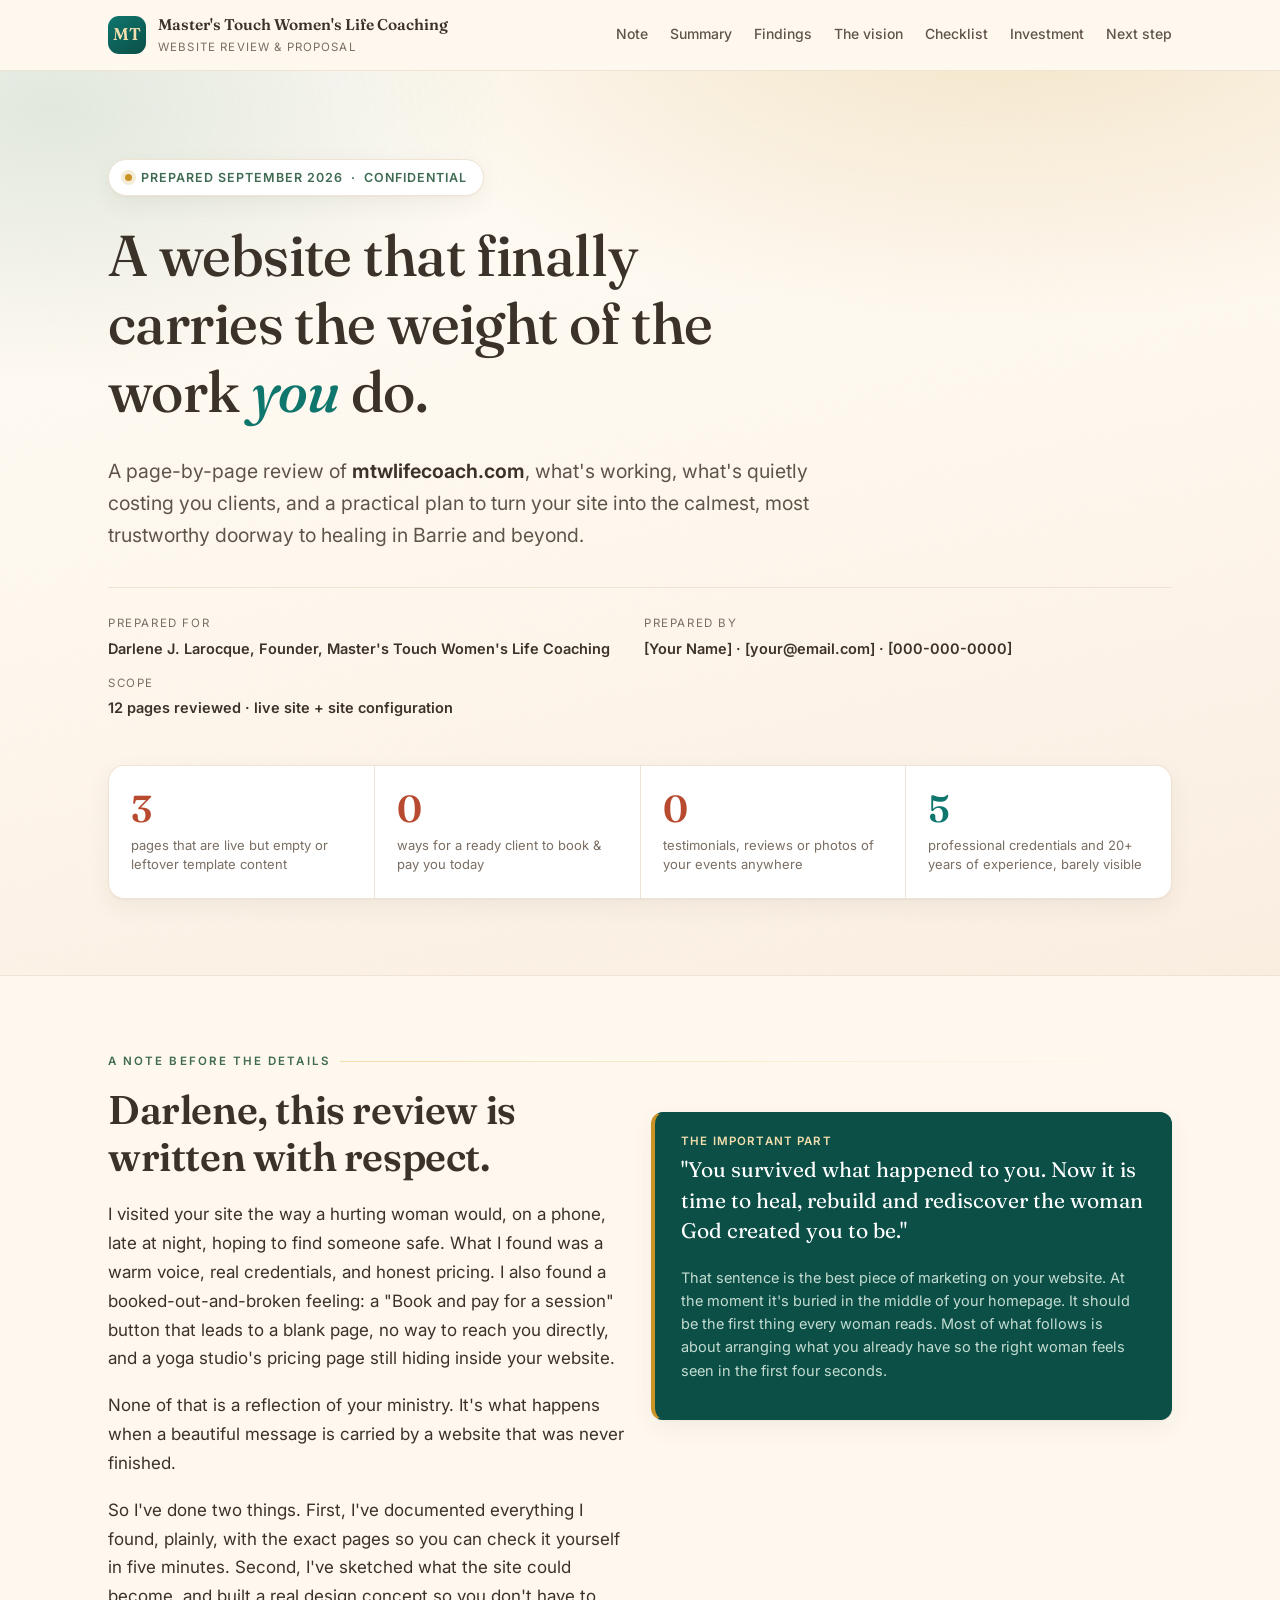
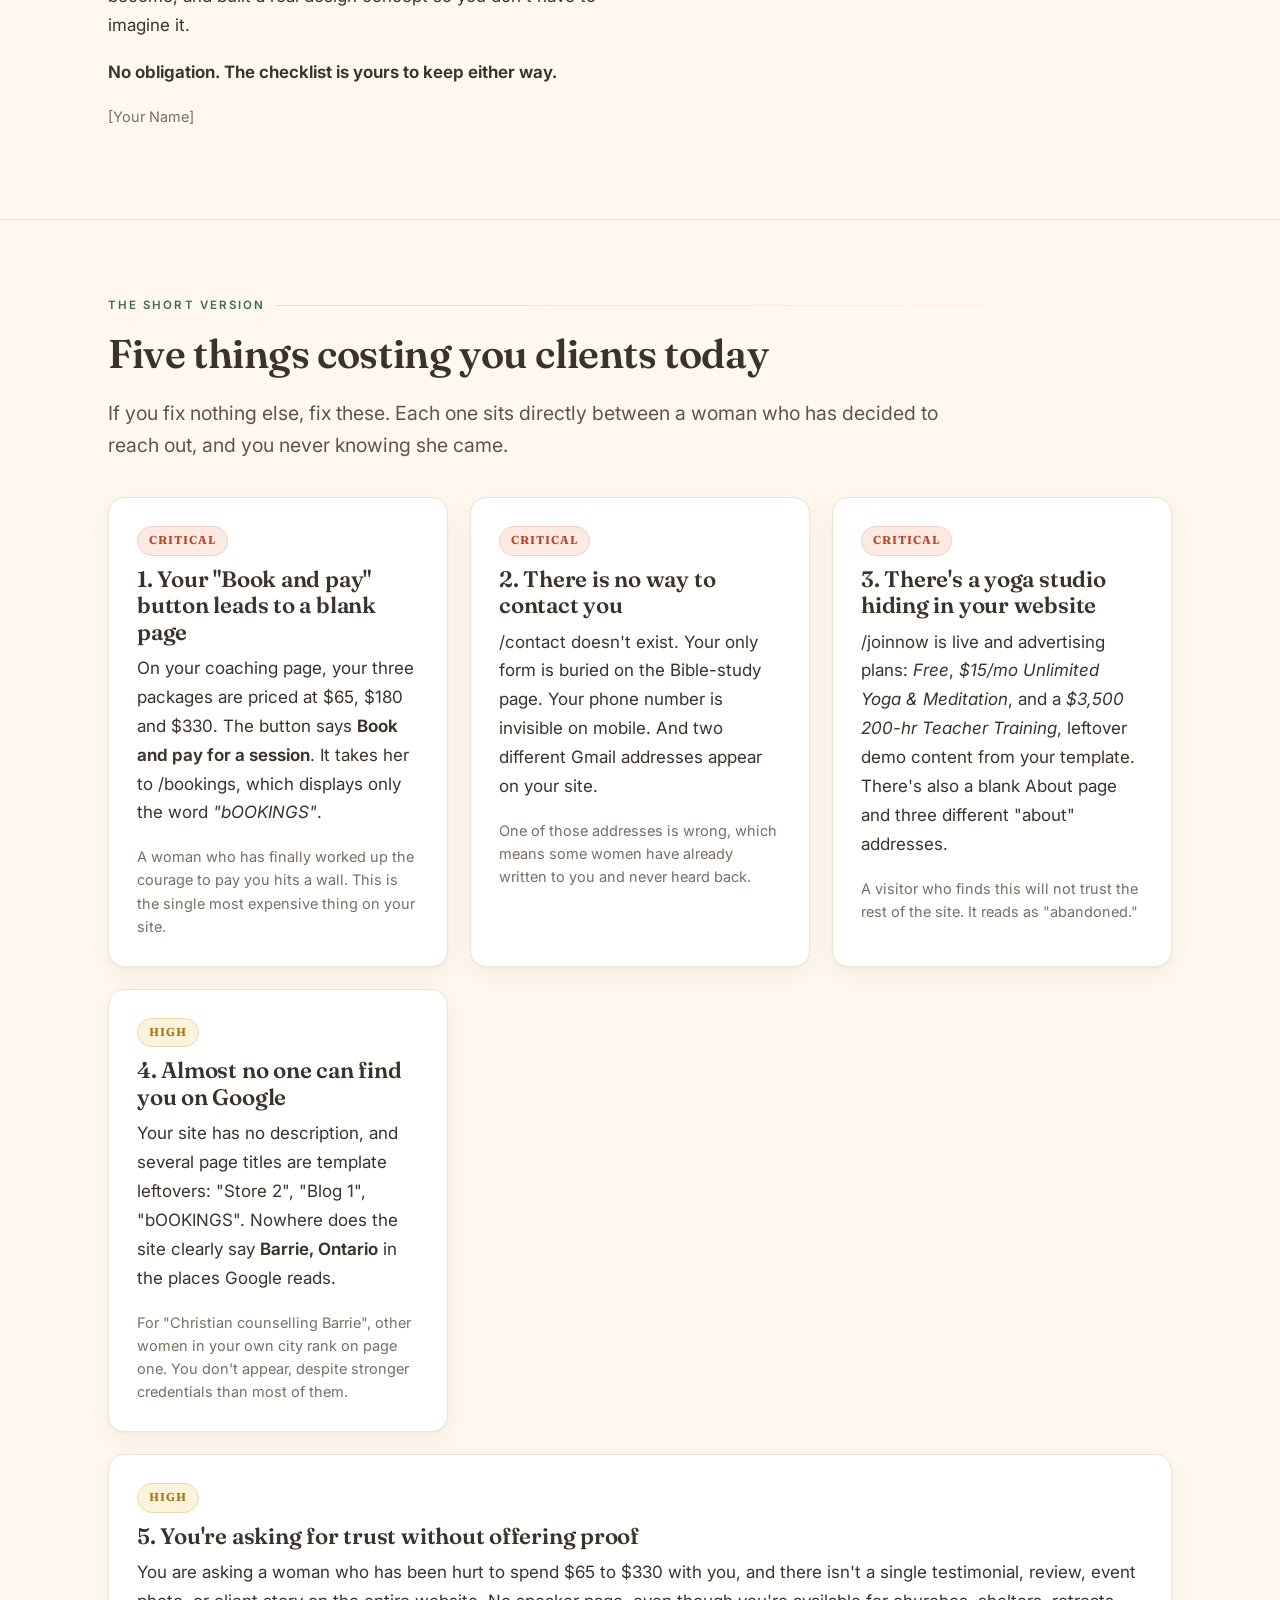
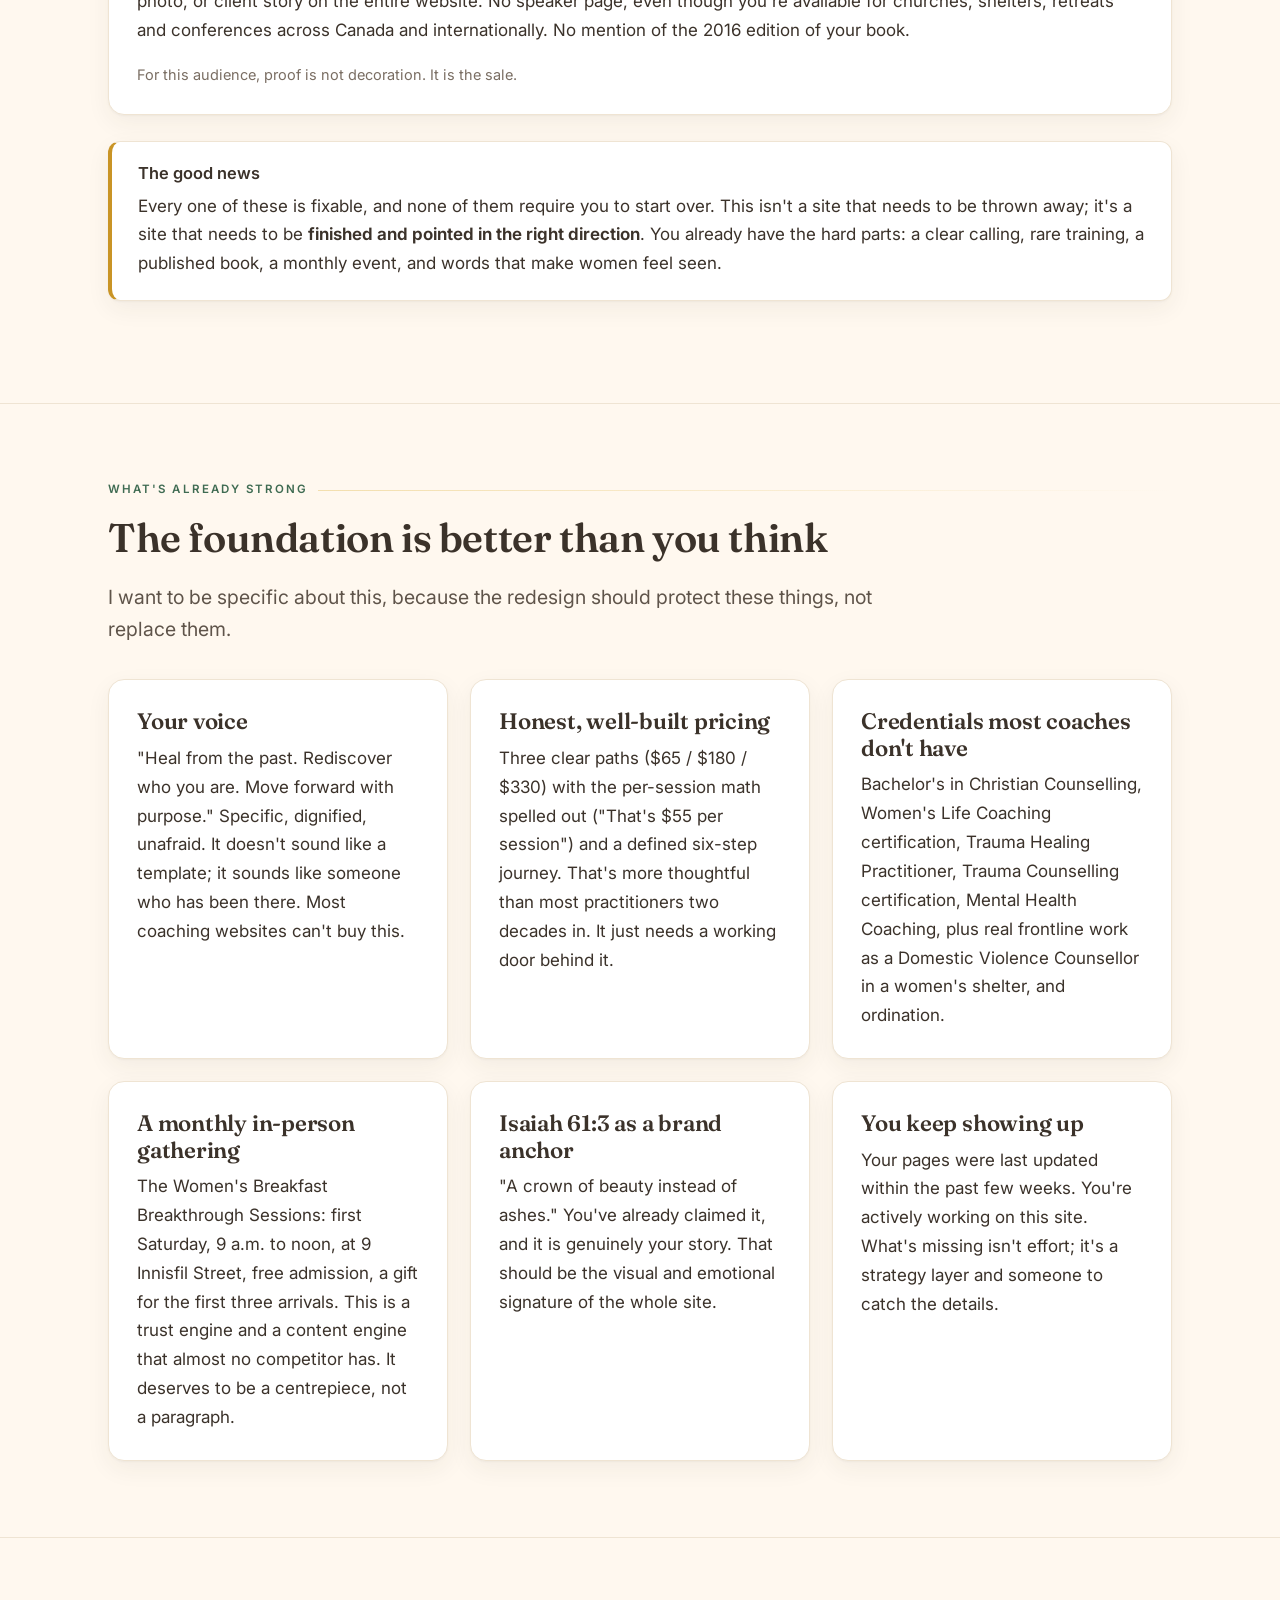
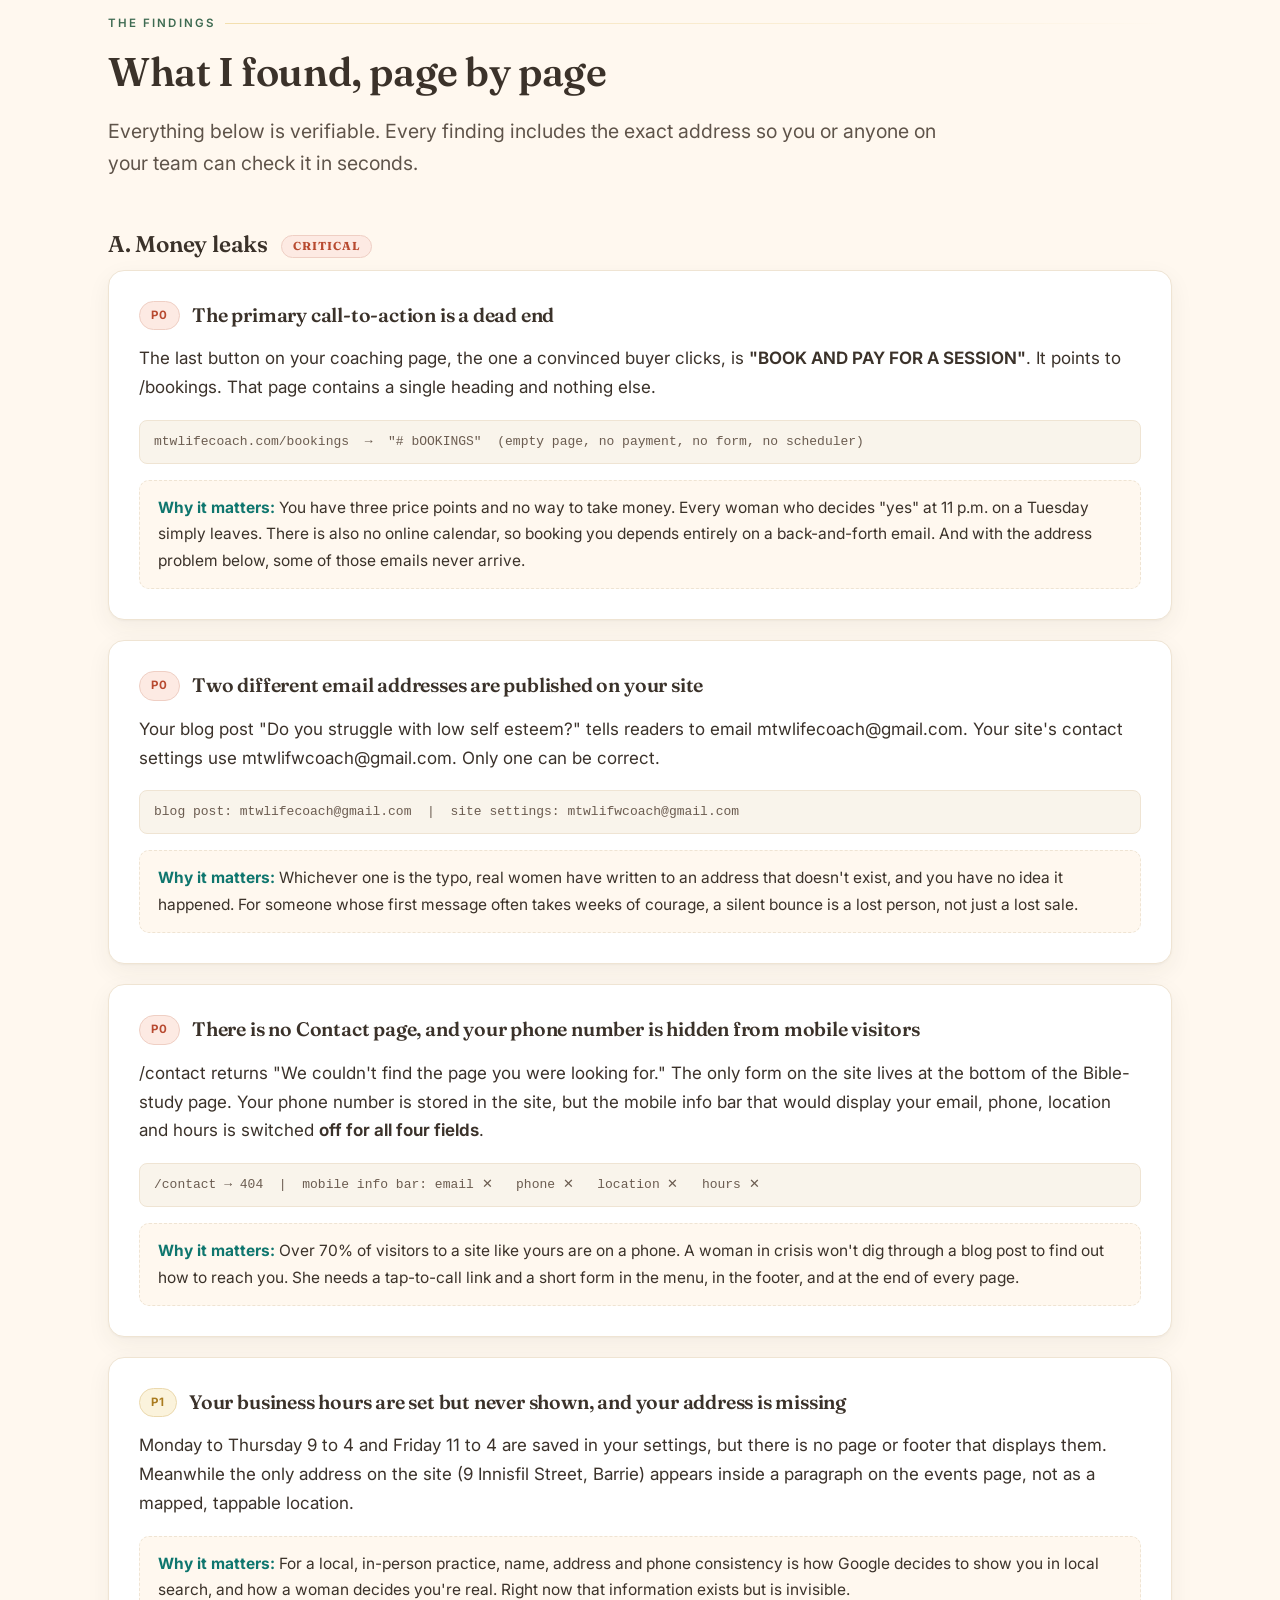
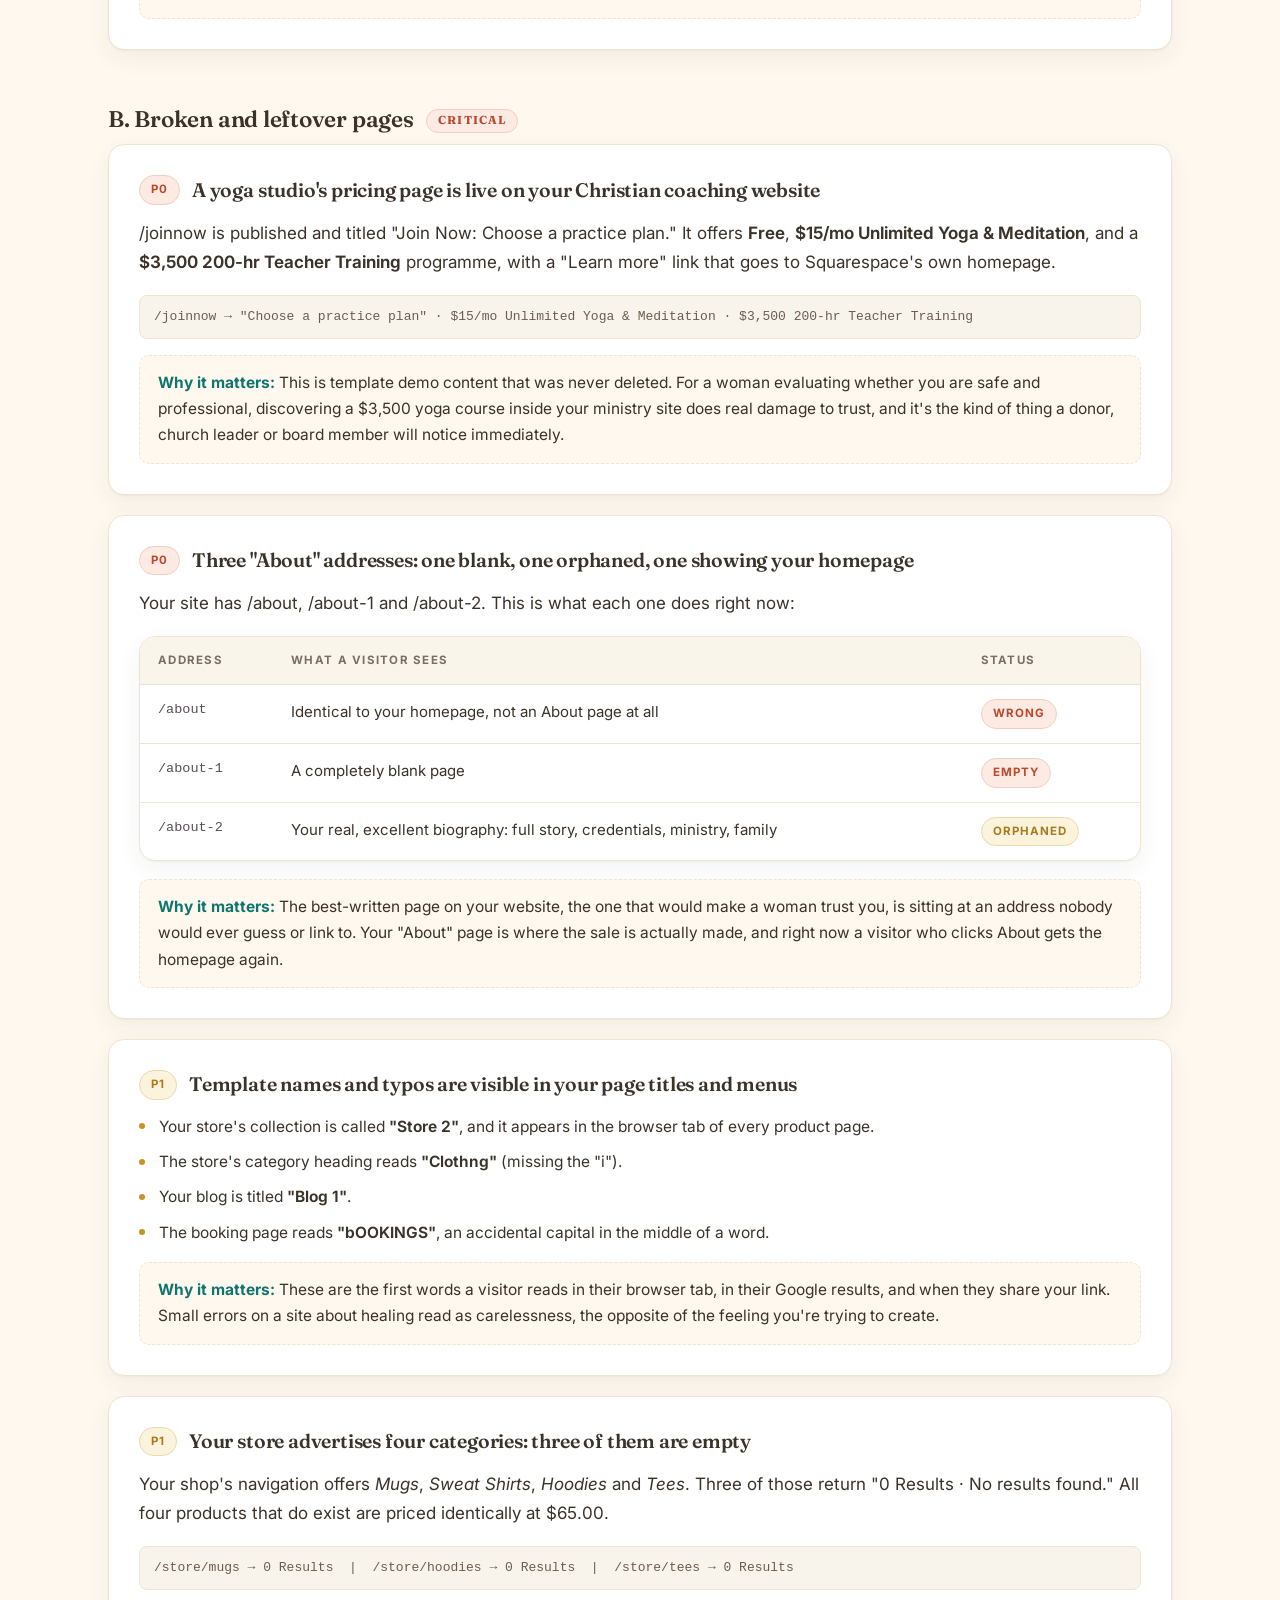
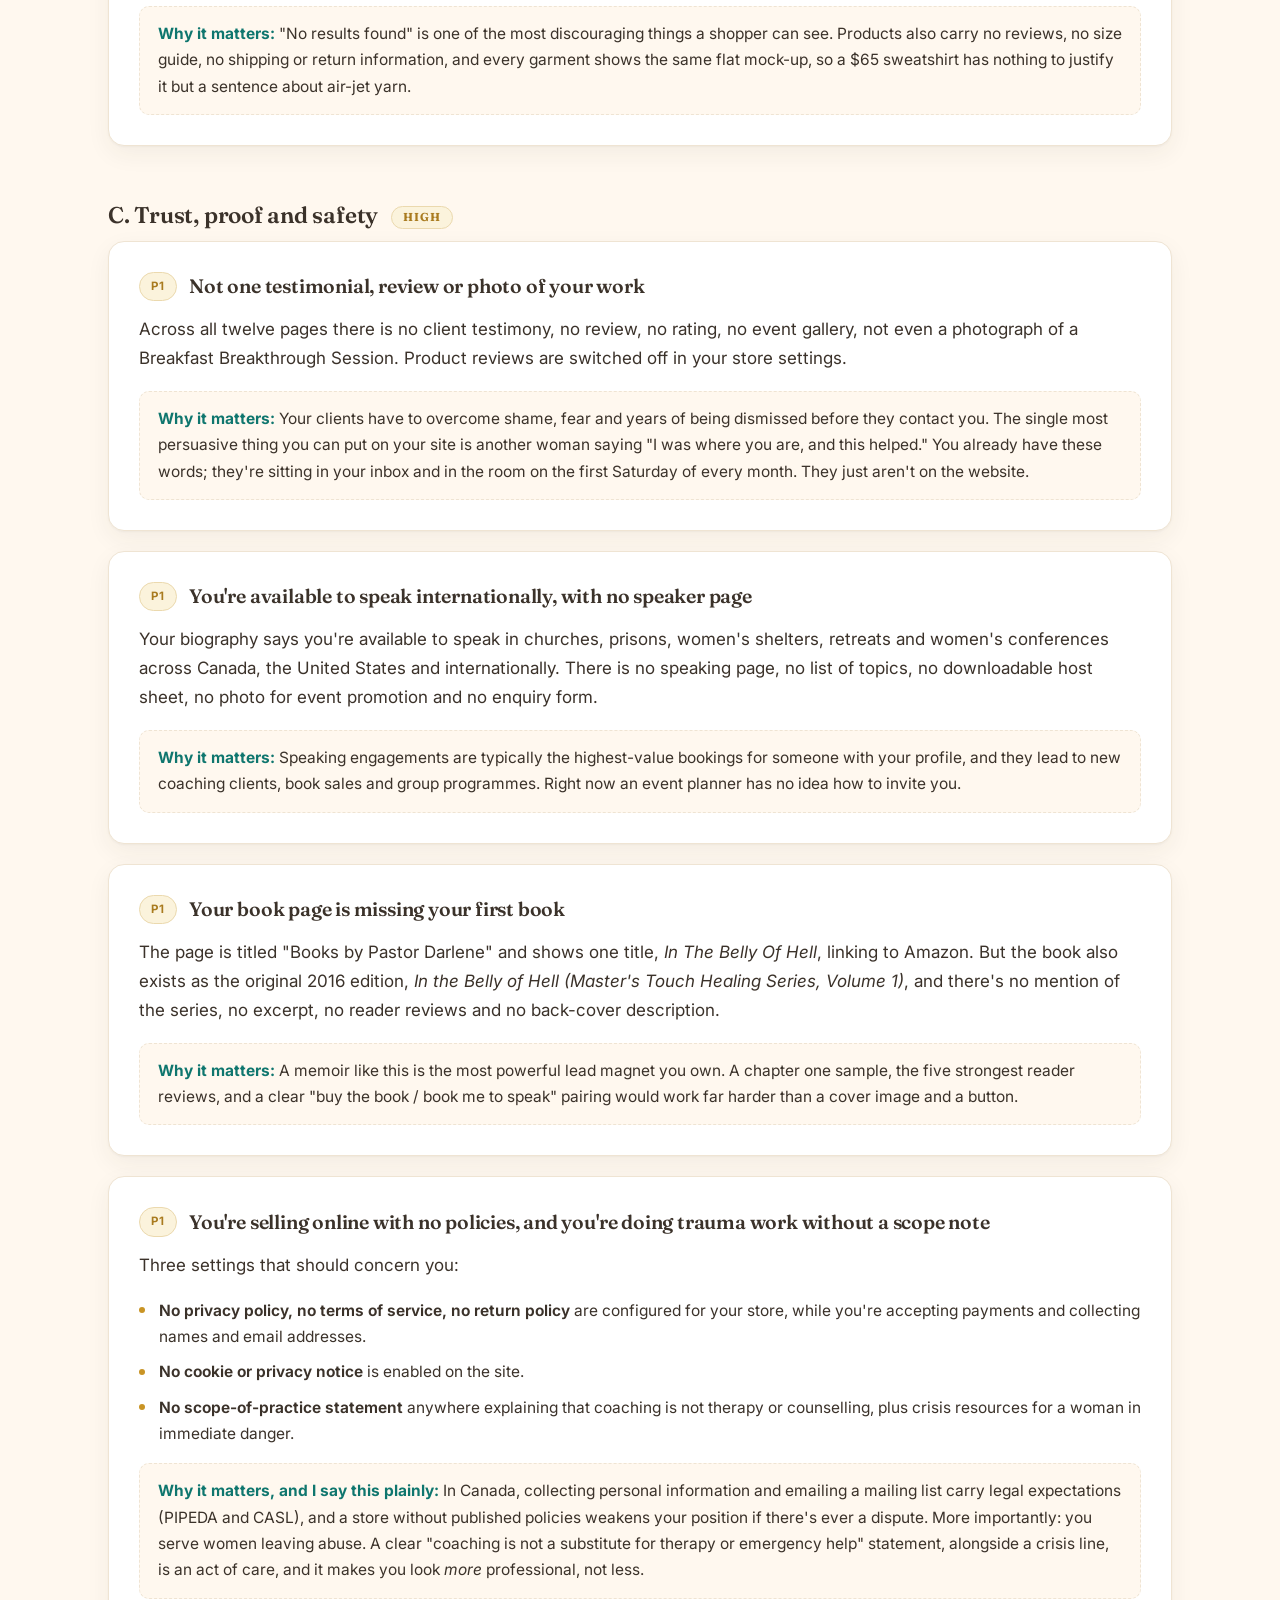
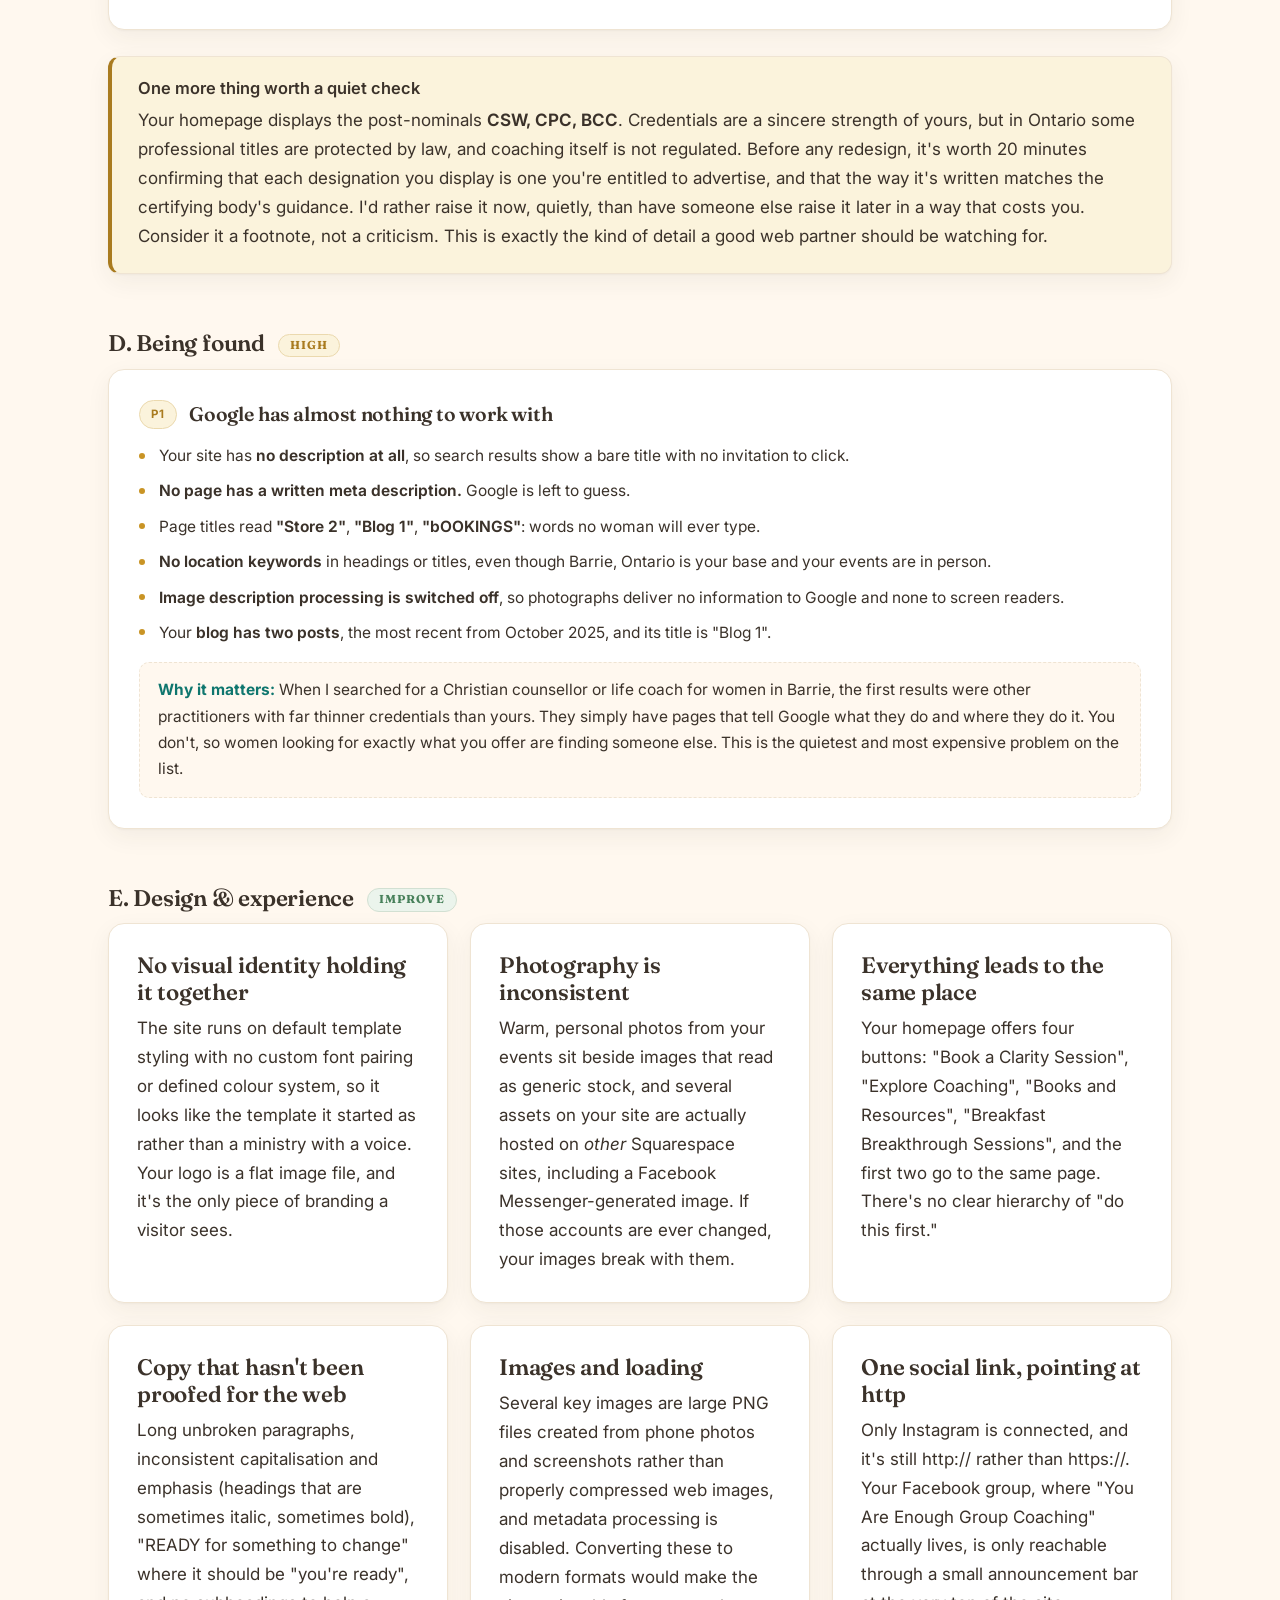
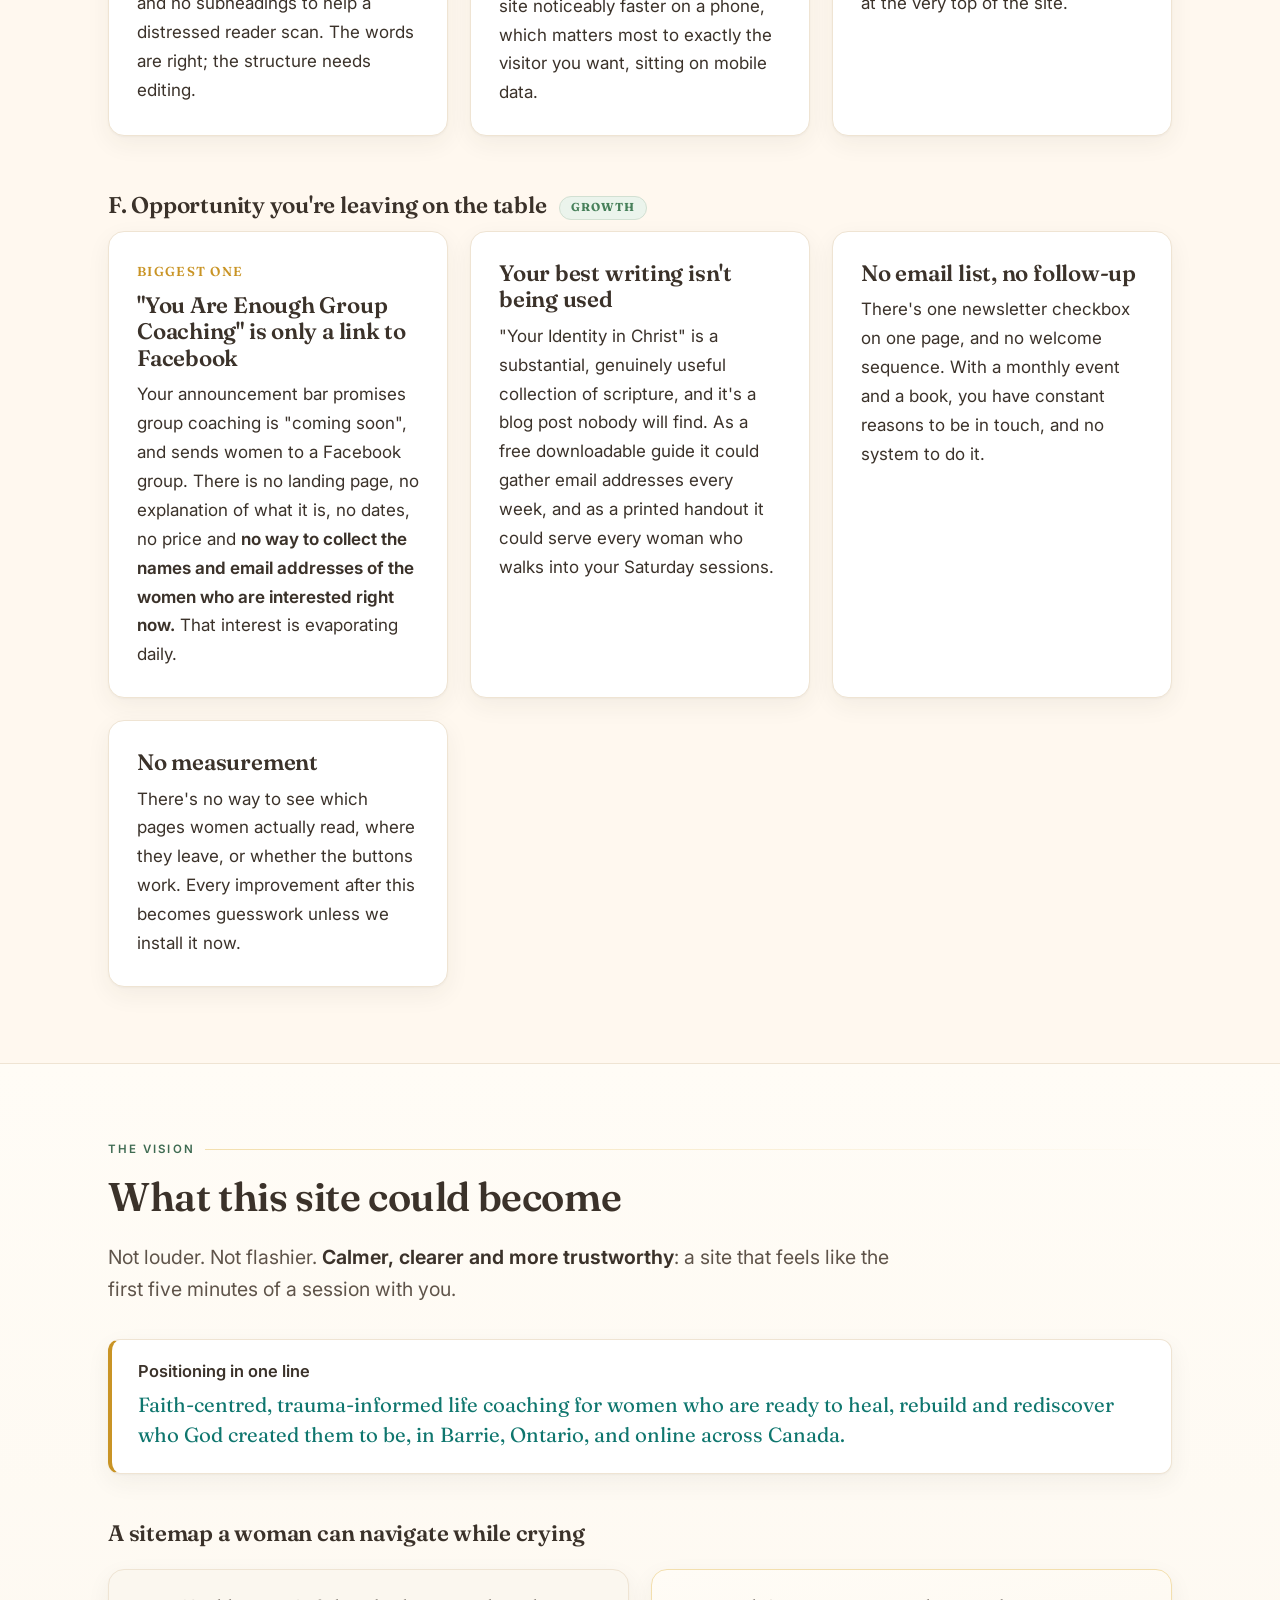
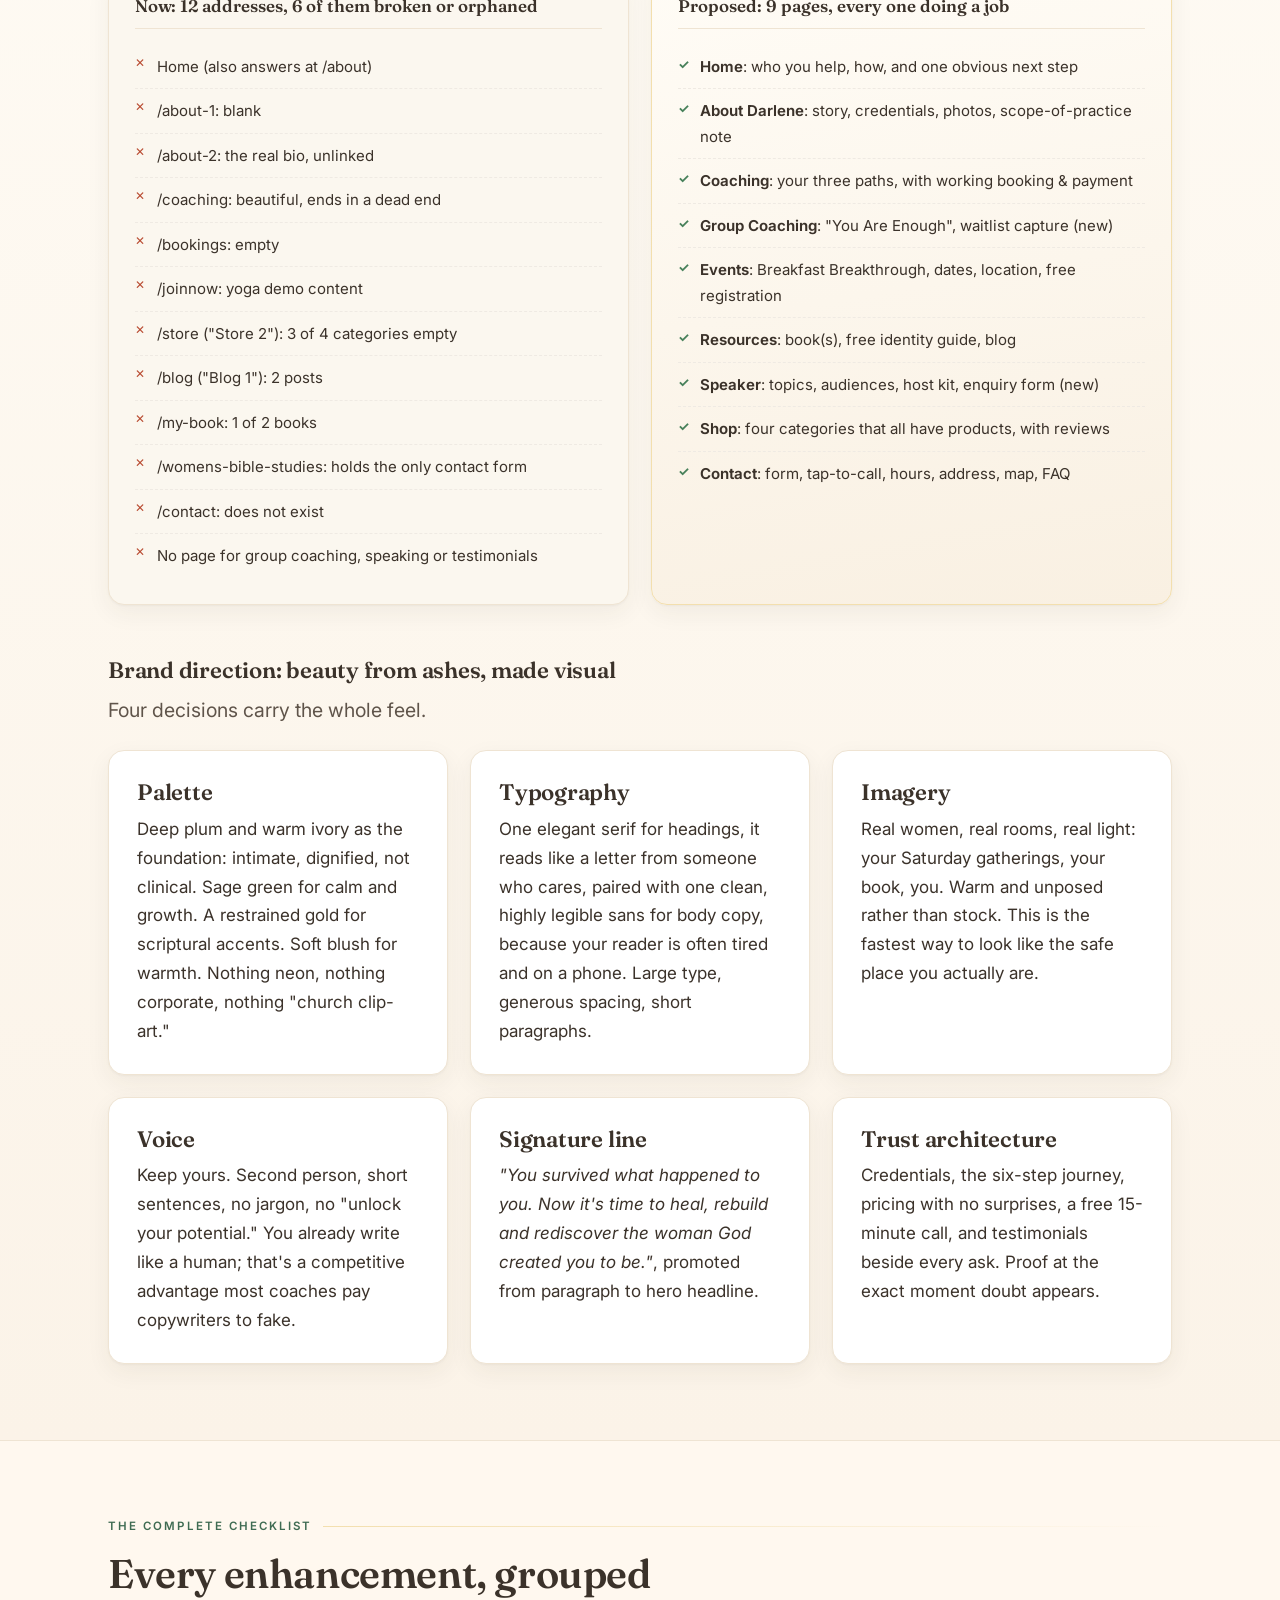
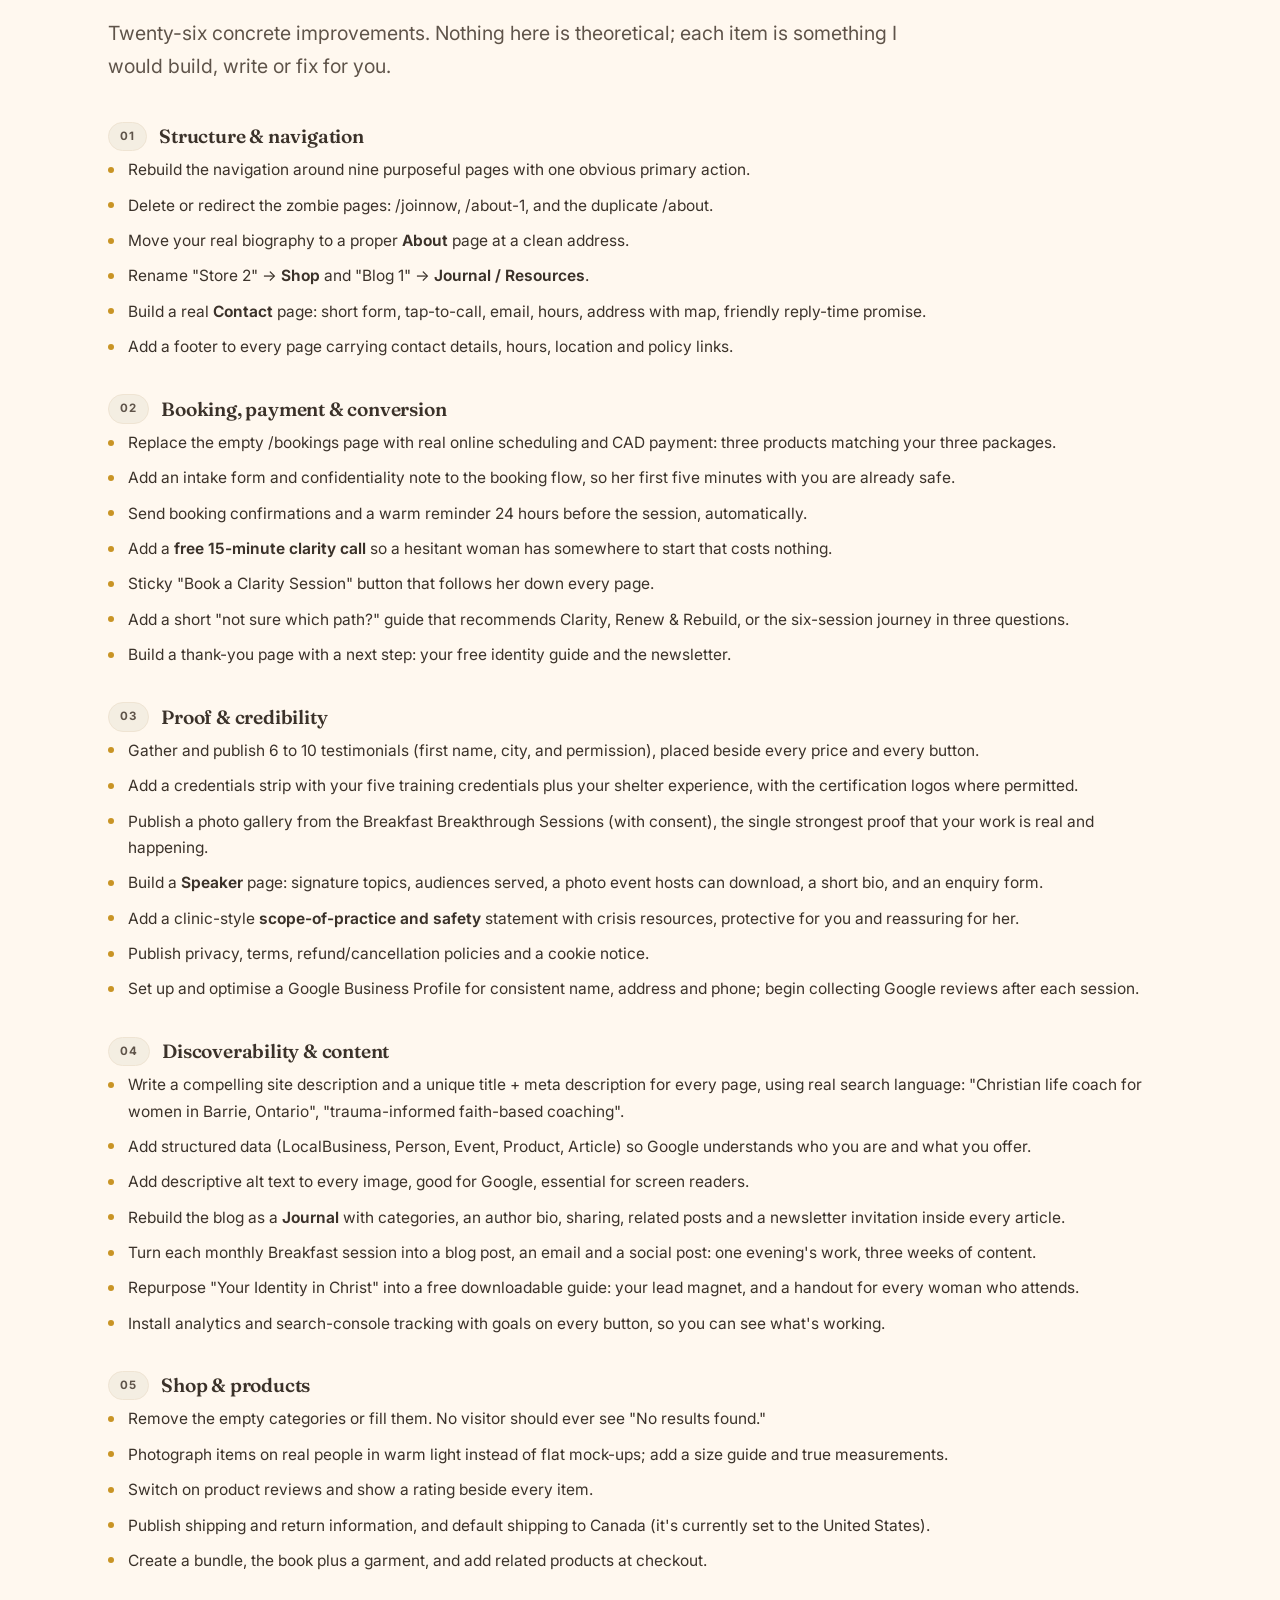
<file: proposal.html>
<!DOCTYPE html>
<html lang="en">
<head>
<meta charset="utf-8">
<meta name="viewport" content="width=device-width, initial-scale=1">
<title>Website Review &amp; Redesign Proposal: Master's Touch Women's Life Coaching</title>
<meta name="description" content="A page-by-page review of mtwlifecoach.com with a practical plan to turn it into a website that books clients.">
<meta name="robots" content="noindex, nofollow">
<link rel="preconnect" href="https://fonts.googleapis.com">
<link rel="preconnect" href="https://fonts.gstatic.com" crossorigin>
<link href="https://fonts.googleapis.com/css2?family=Fraunces:opsz,wght@9..144,400;9..144,500;9..144,600;9..144,700&family=Inter:wght@300;400;500;600;700&display=swap" rel="stylesheet">
<style>
  :root{
    --ink:#3B322A;
    --ink-soft:#5F544A;
    --plum:#0F766E;
    --plum-dk:#0B4F47;
    --cream:#FFF8EF;
    --paper:#FFFFFF;
    --sage:#6E9B7E;
    --sage-dk:#3F6B52;
    --gold:#C99425;
    --gold-soft:#F3DFAE;
    --blush:#FCE8DC;
    --muted:#7A6E63;
    --line:#EFE4D3;
    --clay:#B84A30;
    --clay-bg:#FDEAE3;
    --amber:#A97B1F;
    --amber-bg:#FBF3DC;
    --ok:#47805A;
    --ok-bg:#EBF4EC;
    --serif:'Fraunces',Georgia,'Times New Roman',serif;
    --sans:'Inter',system-ui,-apple-system,'Segoe UI',Roboto,Helvetica,Arial,sans-serif;
    --shadow:0 1px 2px rgba(59,50,42,.04),0 8px 24px rgba(59,50,42,.06);
    --shadow-lg:0 2px 4px rgba(59,50,42,.05),0 24px 60px rgba(59,50,42,.10);
    --radius:16px;
    --maxw:1120px;
  }

  *{box-sizing:border-box}
  html{scroll-behavior:smooth;-webkit-text-size-adjust:100%}
  body{
    margin:0;
    font-family:var(--sans);
    color:var(--ink);
    background:var(--cream);
    font-size:17px;
    line-height:1.7;
    font-weight:400;
    -webkit-font-smoothing:antialiased;
  }
  .grain::before{
    content:"";position:absolute;inset:0;pointer-events:none;opacity:.5;
    background-image:url("data:image/svg+xml,%3Csvg xmlns='http://www.w3.org/2000/svg' width='180' height='180'%3E%3Cfilter id='n'%3E%3CfeTurbulence type='fractalNoise' baseFrequency='0.85' numOctaves='3'/%3E%3C/filter%3E%3Crect width='100%25' height='100%25' filter='url(%23n)' opacity='0.05'/%3E%3C/svg%3E");
  }
  img{max-width:100%;height:auto}
  a{color:var(--plum)}
  a:focus-visible,button:focus-visible{outline:3px solid var(--gold);outline-offset:3px;border-radius:4px}

  /* ---------- Layout ---------- */
  .wrap{max-width:var(--maxw);margin:0 auto;padding:0 28px}
  section{padding:76px 0;border-top:1px solid var(--line)}
  section:first-of-type{border-top:0}
  .eyebrow{
    font-size:11.5px;letter-spacing:.18em;text-transform:uppercase;
    font-weight:600;color:var(--sage-dk);margin:0 0 14px;
    display:flex;align-items:center;gap:10px;
  }
  .eyebrow::after{content:"";flex:1;height:1px;background:linear-gradient(90deg,var(--gold-soft),transparent)}
  h1,h2,h3,h4{font-family:var(--serif);font-weight:600;line-height:1.18;letter-spacing:-.01em;margin:0 0 .5em}
  h1{font-size:clamp(2.1rem,5.2vw,3.6rem);font-weight:500}
  h2{font-size:clamp(1.7rem,3.4vw,2.5rem)}
  h3{font-size:clamp(1.15rem,2vw,1.4rem)}
  h4{font-size:1.03rem;font-family:var(--sans);font-weight:600;letter-spacing:0}
  p{margin:0 0 1.05em}
  .lead{font-size:clamp(1.05rem,1.6vw,1.22rem);color:var(--ink-soft);line-height:1.65}
  .muted{color:var(--muted)}
  .small{font-size:14.5px;line-height:1.6}
  .tight p:last-child{margin-bottom:0}
  strong{font-weight:650;color:var(--ink)}

  /* ---------- Top bar ---------- */
  .topbar{
    position:sticky;top:0;z-index:50;
    background:rgba(255,248,239,.9);backdrop-filter:blur(12px);
    border-bottom:1px solid var(--line);
  }
  .topbar .wrap{display:flex;align-items:center;justify-content:space-between;gap:20px;padding:12px 28px}
  .brandmark{display:flex;align-items:center;gap:12px;text-decoration:none;color:var(--ink);min-width:0}
  .monogram{
    width:38px;height:38px;flex:0 0 38px;border-radius:11px;
    background:linear-gradient(145deg,var(--plum),var(--plum-dk));
    color:var(--gold-soft);font-family:var(--serif);font-weight:600;font-size:17px;
    display:grid;place-items:center;letter-spacing:.02em;
  }
  .brandtext{min-width:0}
  .brandtext b{display:block;font-family:var(--serif);font-size:15.5px;font-weight:600;white-space:nowrap;overflow:hidden;text-overflow:ellipsis}
  .brandtext span{display:block;font-size:11.5px;letter-spacing:.1em;text-transform:uppercase;color:var(--muted)}
  .topnav{display:flex;gap:22px;font-size:14px;font-weight:500}
  .topnav a{color:var(--ink-soft);text-decoration:none;border-bottom:1px solid transparent;padding-bottom:2px}
  .topnav a:hover{color:var(--plum);border-color:var(--gold)}
  @media(max-width:900px){.topnav{display:none}}

  /* ---------- Cover ---------- */
  .cover{
    position:relative;overflow:hidden;
    background:
      radial-gradient(1100px 520px at 78% -8%,rgba(201,148,37,.22),transparent 62%),
      radial-gradient(760px 460px at 4% 4%,rgba(110,155,126,.20),transparent 60%),
      linear-gradient(168deg,#FFFCF6 0%,var(--cream) 46%,#FAEEE1 100%);
    border-bottom:1px solid var(--line);
    padding:88px 0 76px;
  }
  .cover .wrap{position:relative;z-index:1}
  .kicker{
    display:inline-flex;align-items:center;gap:9px;
    background:var(--paper);border:1px solid var(--line);border-radius:100px;
    padding:7px 16px;font-size:12.5px;font-weight:600;letter-spacing:.08em;
    text-transform:uppercase;color:var(--sage-dk);box-shadow:var(--shadow);margin-bottom:26px;
  }
  .dot{width:7px;height:7px;border-radius:50%;background:var(--gold);box-shadow:0 0 0 4px rgba(201,148,37,.18)}
  .cover h1{max-width:19ch}
  .cover h1 em{font-style:italic;color:var(--plum);font-weight:500}
  .cover .lead{max-width:60ch;margin-top:6px}
  .cover-meta{
    display:flex;flex-wrap:wrap;gap:12px 34px;margin-top:36px;padding-top:26px;
    border-top:1px solid var(--line);font-size:14.5px;
  }
  .cover-meta div span{display:block;font-size:11.5px;letter-spacing:.14em;text-transform:uppercase;color:var(--muted);margin-bottom:3px}
  .cover-meta div b{font-weight:600}

  /* ---------- Stats ---------- */
  .stats{
    display:grid;grid-template-columns:repeat(auto-fit,minmax(178px,1fr));
    gap:1px;background:var(--line);border:1px solid var(--line);
    border-radius:var(--radius);overflow:hidden;margin-top:44px;box-shadow:var(--shadow);
  }
  .stat{background:var(--paper);padding:24px 22px}
  .stat b{display:block;font-family:var(--serif);font-size:2.35rem;line-height:1;font-weight:600;color:var(--plum)}
  .stat b.bad{color:var(--clay)}
  .stat span{display:block;font-size:13px;color:var(--muted);margin-top:9px;line-height:1.45}

  /* ---------- Cards & grids ---------- */
  .grid{display:grid;gap:22px}
  .g2{grid-template-columns:repeat(auto-fit,minmax(300px,1fr))}
  .g3{grid-template-columns:repeat(auto-fit,minmax(255px,1fr))}
  .card{
    background:var(--paper);border:1px solid var(--line);border-radius:var(--radius);
    padding:28px;box-shadow:var(--shadow);
  }
  .card h3{margin-bottom:.4em}
  .card p:last-child{margin-bottom:0}
  .card-num{
    font-family:var(--serif);font-size:13px;font-weight:600;letter-spacing:.1em;
    color:var(--gold);display:block;margin-bottom:10px;text-transform:uppercase;
  }
  .panel{
    background:var(--paper);border:1px solid var(--line);border-left:4px solid var(--gold);
    border-radius:12px;padding:22px 26px;box-shadow:var(--shadow);margin:26px 0;
  }
  .panel.plum{background:var(--plum-dk);border-color:var(--plum-dk);border-left-color:var(--gold);color:#EAF3EC}
  .panel.plum h3,.panel.plum h4{color:#fff}
  .panel.plum a{color:var(--gold-soft)}
  .panel.sage{background:var(--ok-bg);border-left-color:var(--sage)}
  .panel.warn{background:var(--amber-bg);border-left-color:var(--amber)}

  /* ---------- Badges ---------- */
  .badge{
    display:inline-flex;align-items:center;gap:6px;font-size:11.5px;font-weight:700;
    letter-spacing:.09em;text-transform:uppercase;padding:4px 11px;border-radius:100px;
    border:1px solid transparent;white-space:nowrap;
  }
  .b-p0{background:var(--clay-bg);color:var(--clay);border-color:#EFCFC4}
  .b-p1{background:var(--amber-bg);color:var(--amber);border-color:#EBD9AE}
  .b-p2{background:var(--ok-bg);color:var(--ok);border-color:#D2E0D2}
  .b-plain{background:#F4EEE2;color:var(--ink-soft);border-color:var(--line)}

  /* ---------- Finding blocks ---------- */
  .finding{
    background:var(--paper);border:1px solid var(--line);border-radius:var(--radius);
    padding:30px;box-shadow:var(--shadow);margin-bottom:20px;
  }
  .finding-head{display:flex;flex-wrap:wrap;align-items:center;gap:12px;margin-bottom:14px}
  .finding-head h3{margin:0;font-size:1.22rem}
  .finding .why{
    background:var(--cream);border-radius:10px;padding:14px 18px;margin:16px 0 0;
    font-size:15.5px;border:1px dashed var(--line);
  }
  .finding .why b{color:var(--plum)}
  .evidence{
    font-family:ui-monospace,SFMono-Regular,Menlo,Consolas,monospace;font-size:13px;
    background:#F9F4EB;border:1px solid var(--line);border-radius:8px;padding:10px 14px;
    color:#6B5C50;overflow-x:auto;margin:14px 0 0;white-space:nowrap;
  }
  ul.clean{list-style:none;padding:0;margin:0 0 1em}
  ul.clean li{position:relative;padding-left:30px;margin-bottom:12px}
  ul.clean li::before{
    content:"";position:absolute;left:0;top:.52em;width:16px;height:16px;border-radius:50%;
    background:var(--ok-bg);border:1px solid #CFE0CF;
  }
  ul.clean li::after{
    content:"";position:absolute;left:5px;top:.78em;width:6px;height:3px;
    border-left:2px solid var(--ok);border-bottom:2px solid var(--ok);transform:rotate(-45deg);
  }
  ul.x li::before{background:var(--clay-bg);border-color:#EFCFC4}
  ul.x li::after{border-color:var(--clay)}
  ul.plain{list-style:none;padding:0;margin:0}
  ul.plain li{position:relative;padding-left:20px;margin-bottom:9px;font-size:15.5px}
  ul.plain li::before{content:"";position:absolute;left:0;top:.62em;width:6px;height:6px;border-radius:50%;background:var(--gold)}

  /* ---------- Tables ---------- */
  .tablewrap{overflow-x:auto;border:1px solid var(--line);border-radius:var(--radius);background:var(--paper);box-shadow:var(--shadow)}
  table{border-collapse:collapse;width:100%;min-width:660px;font-size:15px}
  th,td{text-align:left;padding:14px 18px;border-bottom:1px solid var(--line);vertical-align:top}
  th{
    font-size:11.5px;letter-spacing:.11em;text-transform:uppercase;color:var(--muted);
    font-weight:700;background:#FAF5EB;position:sticky;top:0;
  }
  tbody tr:last-child td{border-bottom:0}
  tbody tr:hover{background:#FEFAF3}
  td.mono{font-family:ui-monospace,SFMono-Regular,Menlo,Consolas,monospace;font-size:13.5px;color:#5A4E56}

  /* ---------- Before / After ---------- */
  .ba{display:grid;grid-template-columns:repeat(auto-fit,minmax(290px,1fr));gap:22px}
  .ba-col{border-radius:var(--radius);padding:26px;border:1px solid var(--line);background:var(--paper);box-shadow:var(--shadow)}
  .ba-col.before{background:#FBF7EF}
  .ba-col.after{background:linear-gradient(170deg,#FFFCF6,#F9F0E2);border-color:var(--gold-soft)}
  .ba-col h4{
    font-family:var(--serif);font-size:1.06rem;margin-bottom:16px;padding-bottom:12px;
    border-bottom:1px solid var(--line);display:flex;align-items:center;gap:9px;
  }
  .ba-col ul{list-style:none;margin:0;padding:0}
  .ba-col li{font-size:15px;padding:9px 0 9px 22px;position:relative;border-bottom:1px dashed #EFEAE3}
  .ba-col li:last-child{border-bottom:0}
  .ba-col.before li::before{content:"✕";position:absolute;left:0;top:8px;color:var(--clay);font-size:12px;font-weight:700}
  .ba-col.after li::before{content:"✓";position:absolute;left:0;top:8px;color:var(--ok);font-size:13px;font-weight:700}

  /* ---------- Pricing ---------- */
  .pricing{display:grid;grid-template-columns:repeat(auto-fit,minmax(280px,1fr));gap:22px;align-items:start}
  .tier{
    background:var(--paper);border:1px solid var(--line);border-radius:var(--radius);
    padding:30px 26px;box-shadow:var(--shadow);display:flex;flex-direction:column;height:100%;
  }
  .tier.featured{border:2px solid var(--gold);box-shadow:var(--shadow-lg);position:relative}
  .tier.featured::after{
    content:"Recommended";position:absolute;top:-13px;left:26px;background:var(--plum);
    color:var(--gold-soft);font-size:11px;font-weight:700;letter-spacing:.12em;text-transform:uppercase;
    padding:5px 13px;border-radius:100px;
  }
  .tier h3{font-size:1.24rem;margin-bottom:6px}
  .tier .price{font-family:var(--serif);font-size:2rem;font-weight:600;color:var(--plum);line-height:1.1;margin:14px 0 4px}
  .tier .price small{display:block;font-family:var(--sans);font-size:13px;font-weight:400;color:var(--muted);margin-top:6px}
  .tier ul{list-style:none;margin:20px 0 24px;padding:0;font-size:14.8px;flex:1}
  .tier li{padding:7px 0 7px 24px;position:relative;border-bottom:1px solid #F4EEE2}
  .tier li:last-child{border-bottom:0}
  .tier li::before{content:"✓";position:absolute;left:0;top:7px;color:var(--sage-dk);font-weight:700;font-size:13px}
  .note{
    font-size:13.5px;color:var(--muted);background:#F9F4EB;border-radius:8px;
    padding:11px 14px;margin-top:18px;border:1px solid var(--line);
  }

  /* ---------- Buttons ---------- */
  .btn{
    display:inline-flex;align-items:center;justify-content:center;gap:9px;
    font-family:var(--sans);font-size:15px;font-weight:600;text-decoration:none;
    padding:14px 26px;border-radius:100px;border:1px solid transparent;
    transition:transform .16s ease,box-shadow .16s ease,background .16s ease;
    cursor:pointer;
  }
  .btn-primary{background:var(--plum);color:#fff;box-shadow:0 8px 20px rgba(15,118,110,.22)}
  .btn-primary:hover{background:var(--plum-dk);transform:translateY(-1px);box-shadow:0 12px 26px rgba(15,118,110,.28)}
  .btn-ghost{background:transparent;color:var(--plum);border-color:var(--plum)}
  .btn-ghost:hover{background:var(--blush)}
  .btn-gold{background:var(--gold);color:#3A2B08}
  .btn-gold:hover{background:#AE7E1B}
  .btnrow{display:flex;flex-wrap:wrap;gap:14px;margin-top:26px}

  /* ---------- Roadmap ---------- */
  .phases{display:grid;gap:0;margin-top:10px}
  .phase{display:grid;grid-template-columns:118px 1fr;gap:24px;padding:22px 0;border-bottom:1px solid var(--line)}
  .phase:last-child{border-bottom:0}
  .phase .wk{font-family:var(--serif);font-size:14px;font-weight:600;color:var(--plum);letter-spacing:.02em}
  .phase h4{margin-bottom:4px;font-size:1.05rem}
  .phase p{margin:0;font-size:15.2px;color:var(--muted)}
  @media(max-width:640px){.phase{grid-template-columns:1fr;gap:6px}}

  /* ---------- Scripture / quote ---------- */
  .quote{
    font-family:var(--serif);font-size:clamp(1.15rem,2.4vw,1.6rem);line-height:1.5;
    font-style:italic;font-weight:400;color:var(--plum-dk);text-align:center;
    max-width:24ch;margin:0 auto;
  }
  .quote cite{display:block;font-style:normal;font-family:var(--sans);font-size:12.5px;letter-spacing:.14em;text-transform:uppercase;color:var(--sage-dk);margin-top:18px}

  /* ---------- CTA band ---------- */
  .ctaband{
    background:linear-gradient(150deg,var(--plum-dk),#083832 65%);color:#EAF3EC;
    border-radius:22px;padding:52px 44px;position:relative;overflow:hidden;box-shadow:var(--shadow-lg);
  }
  .ctaband h2{color:#fff;max-width:22ch}
  .ctaband p{color:#C4DCD1;max-width:54ch}
  .ctaband .btnrow{margin-top:30px}
  @media(max-width:640px){.ctaband{padding:38px 26px;border-radius:18px}}

  /* ---------- Check list (enhancement groups) ---------- */
  .group{margin-bottom:34px}
  .group-head{display:flex;align-items:center;gap:12px;margin-bottom:6px}
  .group-head h3{margin:0;font-size:1.2rem}
  .group > p{margin-bottom:16px;color:var(--muted);font-size:15.5px}

  /* ---------- Footer ---------- */
  footer{background:#0B3B34;color:#BFDCCD;padding:56px 0 40px;border-top:1px solid var(--plum)}
  footer h4{color:#fff;font-size:1.05rem;font-family:var(--serif);margin-bottom:10px}
  footer a{color:var(--gold-soft)}
  footer .fine{font-size:13px;color:#9DBCAD;margin-top:34px;padding-top:22px;border-top:1px solid rgba(255,255,255,.12)}

  @media(max-width:640px){
    section{padding:54px 0}
    .cover{padding:60px 0 52px}
    .wrap{padding:0 20px}
    .topbar .wrap{padding:11px 20px}
    .finding,.card{padding:22px}
    .stat b{font-size:2rem}
  }

  /* ---------- Print ---------- */
  @media print{
    *{-webkit-print-color-adjust:exact;print-color-adjust:exact}
    body{font-size:11.5pt;background:#fff}
    .topbar,.btnrow,.btn{display:none !important}
    section{padding:26px 0;page-break-inside:avoid;border-top:1px solid #ddd}
    .cover{padding:20px 0}
    .card,.finding,.tier,.ba-col,.ctaband,.tablewrap,.stats{box-shadow:none;page-break-inside:avoid}
    h1{font-size:26pt}h2{font-size:17pt}h3{font-size:13pt}
    a[href^="http"]::after{content:" (" attr(href) ")";font-size:8.5pt;color:#777;word-break:break-all}
    footer{background:#fff;color:#333}
    footer h4{color:#000}
  }
</style>
</head>
<body>

<!-- ============ TOP BAR ============ -->
<header class="topbar">
  <div class="wrap">
    <a class="brandmark" href="#top">
      <span class="monogram" aria-hidden="true">MT</span>
      <span class="brandtext">
        <b>Master's Touch Women's Life Coaching</b>
        <span>Website review &amp; proposal</span>
      </span>
    </a>
    <nav class="topnav" aria-label="Contents">
      <a href="#letter">Note</a>
      <a href="#summary">Summary</a>
      <a href="#audit">Findings</a>
      <a href="#vision">The vision</a>
      <a href="#enhancements">Checklist</a>
      <a href="#investment">Investment</a>
      <a href="#next">Next step</a>
    </nav>
  </div>
</header>

<!-- ============ COVER ============ -->
<div class="cover grain" id="top">
  <div class="wrap">
    <span class="kicker"><span class="dot"></span> Prepared September 2026 &nbsp;·&nbsp; Confidential</span>
    <h1>A website that finally carries the weight of the work <em>you</em> do.</h1>
    <p class="lead">
      A page-by-page review of <strong>mtwlifecoach.com</strong>, what's working, what's quietly
      costing you clients, and a practical plan to turn your site into the calmest, most trustworthy
      doorway to healing in Barrie and beyond.
    </p>

    <div class="cover-meta">
      <div><span>Prepared for</span><b>Darlene J. Larocque, Founder, Master's Touch Women's Life Coaching</b></div>
      <div><span>Prepared by</span><b>[Your Name] · [your@email.com] · [000-000-0000]</b></div>
      <div><span>Scope</span><b>12 pages reviewed · live site + site configuration</b></div>
    </div>

    <div class="stats">
      <div class="stat"><b class="bad">3</b><span>pages that are live but empty or leftover template content</span></div>
      <div class="stat"><b class="bad">0</b><span>ways for a ready client to book &amp; pay you today</span></div>
      <div class="stat"><b class="bad">0</b><span>testimonials, reviews or photos of your events anywhere</span></div>
      <div class="stat"><b>5</b><span>professional credentials and 20+ years of experience, barely visible</span></div>
    </div>
  </div>
</div>

<!-- ============ LETTER ============ -->
<section id="letter">
  <div class="wrap">
    <p class="eyebrow">A note before the details</p>
    <div class="grid g2" style="align-items:start">
      <div>
        <h2>Darlene, this review is written with respect.</h2>
        <p>
          I visited your site the way a hurting woman would, on a phone, late at night, hoping to find
          someone safe. What I found was a warm voice, real credentials, and honest pricing. I also found
          a booked-out-and-broken feeling: a "Book and pay for a session" button that leads to a blank page,
          no way to reach you directly, and a yoga studio's pricing page still hiding inside your website.
        </p>
        <p>
          None of that is a reflection of your ministry. It's what happens when a beautiful message is
          carried by a website that was never finished.
        </p>
        <p>
          So I've done two things. First, I've documented everything I found, plainly, with the exact
          pages so you can check it yourself in five minutes. Second, I've sketched what the site could
          become, and built a real design concept so you don't have to imagine it.
        </p>
        <p><strong>No obligation. The checklist is yours to keep either way.</strong></p>
        <p class="muted small">[Your Name]</p>
      </div>
      <div class="panel plum">
        <h4 style="letter-spacing:.1em;text-transform:uppercase;font-size:11.5px;color:var(--gold-soft)">The important part</h4>
        <p style="font-family:var(--serif);font-size:1.32rem;line-height:1.45;color:#fff;margin:0">
          "You survived what happened to you. Now it is time to heal, rebuild and rediscover
          the woman God created you to be."
        </p>
        <p class="small" style="margin-top:20px;color:#C4DCD1">
          That sentence is the best piece of marketing on your website. At the moment it's buried in the
          middle of your homepage. It should be the first thing every woman reads. Most of what follows
          is about arranging what you already have so the right woman feels seen in the first
          four seconds.
        </p>
      </div>
    </div>
  </div>
</section>

<!-- ============ SUMMARY ============ -->
<section id="summary">
  <div class="wrap">
    <p class="eyebrow">The short version</p>
    <h2>Five things costing you clients today</h2>
    <p class="lead" style="max-width:70ch">
      If you fix nothing else, fix these. Each one sits directly between a woman who has decided to
      reach out, and you never knowing she came.
    </p>

    <div class="grid g2" style="margin-top:36px">
      <div class="card">
        <span class="card-num"><span class="badge b-p0">Critical</span></span>
        <h3>1. Your "Book and pay" button leads to a blank page</h3>
        <p>
          On your coaching page, your three packages are priced at $65, $180 and $330. The button says
          <strong>Book and pay for a session</strong>. It takes her to <span class="mono">/bookings</span>,
          which displays only the word <em>"bOOKINGS"</em>.
        </p>
        <p class="muted small">A woman who has finally worked up the courage to pay you hits a wall. This is the single most expensive thing on your site.</p>
      </div>
      <div class="card">
        <span class="card-num"><span class="badge b-p0">Critical</span></span>
        <h3>2. There is no way to contact you</h3>
        <p>
          <span class="mono">/contact</span> doesn't exist. Your only form is buried on the
          Bible-study page. Your phone number is invisible on mobile. And two different Gmail
          addresses appear on your site.
        </p>
        <p class="muted small">One of those addresses is wrong, which means some women have already written to you and never heard back.</p>
      </div>
      <div class="card">
        <span class="card-num"><span class="badge b-p0">Critical</span></span>
        <h3>3. There's a yoga studio hiding in your website</h3>
        <p>
          <span class="mono">/joinnow</span> is live and advertising plans: <em>Free</em>,
          <em>$15/mo Unlimited Yoga &amp; Meditation</em>, and a <em>$3,500 200-hr Teacher Training</em>,
          leftover demo content from your template. There's also a blank About page and three
          different "about" addresses.
        </p>
        <p class="muted small">A visitor who finds this will not trust the rest of the site. It reads as "abandoned."</p>
      </div>
      <div class="card">
        <span class="card-num"><span class="badge b-p1">High</span></span>
        <h3>4. Almost no one can find you on Google</h3>
        <p>
          Your site has no description, and several page titles are template leftovers:
          "Store 2", "Blog 1", "bOOKINGS". Nowhere does the site clearly say
          <strong>Barrie, Ontario</strong> in the places Google reads.
        </p>
        <p class="muted small">For "Christian counselling Barrie", other women in your own city rank on page one. You don't appear, despite stronger credentials than most of them.</p>
      </div>
      <div class="card" style="grid-column:1/-1">
        <span class="card-num"><span class="badge b-p1">High</span></span>
        <h3>5. You're asking for trust without offering proof</h3>
        <p>
          You are asking a woman who has been hurt to spend $65 to $330 with you, and there isn't a single
          testimonial, review, event photo, or client story on the entire website. No speaker page,
          even though you're available for churches, shelters, retreats and conferences across Canada and
          internationally. No mention of the 2016 edition of your book.
        </p>
        <p class="muted small">For this audience, proof is not decoration. It is the sale.</p>
      </div>
    </div>

    <div class="panel">
      <h4>The good news</h4>
      <p style="margin:0">
        Every one of these is fixable, and none of them require you to start over. This isn't a site that
        needs to be thrown away; it's a site that needs to be <strong>finished and pointed in the right
        direction</strong>. You already have the hard parts: a clear calling, rare training, a published
        book, a monthly event, and words that make women feel seen.
      </p>
    </div>
  </div>
</section>

<!-- ============ WHAT'S WORKING ============ -->
<section id="working">
  <div class="wrap">
    <p class="eyebrow">What's already strong</p>
    <h2>The foundation is better than you think</h2>
    <p class="lead" style="max-width:68ch">
      I want to be specific about this, because the redesign should protect these things,
      not replace them.
    </p>
    <div class="grid g2" style="margin-top:34px">
      <div class="card">
        <h3>Your voice</h3>
        <p>
          "Heal from the past. Rediscover who you are. Move forward with purpose." Specific, dignified,
          unafraid. It doesn't sound like a template; it sounds like someone who has been there.
          Most coaching websites can't buy this.
        </p>
      </div>
      <div class="card">
        <h3>Honest, well-built pricing</h3>
        <p>
          Three clear paths ($65 / $180 / $330) with the per-session math spelled out
          ("That's $55 per session") and a defined six-step journey. That's more thoughtful than most
          practitioners two decades in. It just needs a working door behind it.
        </p>
      </div>
      <div class="card">
        <h3>Credentials most coaches don't have</h3>
        <p>
          Bachelor's in Christian Counselling, Women's Life Coaching certification, Trauma Healing
          Practitioner, Trauma Counselling certification, Mental Health Coaching, plus real
          frontline work as a Domestic Violence Counsellor in a women's shelter, and ordination.
        </p>
      </div>
      <div class="card">
        <h3>A monthly in-person gathering</h3>
        <p>
          The Women's Breakfast Breakthrough Sessions: first Saturday, 9 a.m. to noon, at 9 Innisfil Street,
          free admission, a gift for the first three arrivals. This is a trust engine and a content
          engine that almost no competitor has. It deserves to be a centrepiece, not a paragraph.
        </p>
      </div>
      <div class="card">
        <h3>Isaiah 61:3 as a brand anchor</h3>
        <p>
          "A crown of beauty instead of ashes." You've already claimed it, and it is genuinely your
          story. That should be the visual and emotional signature of the whole site.
        </p>
      </div>
      <div class="card">
        <h3>You keep showing up</h3>
        <p>
          Your pages were last updated within the past few weeks. You're actively working on this site.
          What's missing isn't effort; it's a strategy layer and someone to catch the details.
        </p>
      </div>
    </div>
  </div>
</section>

<!-- ============ AUDIT ============ -->
<section id="audit">
  <div class="wrap">
    <p class="eyebrow">The findings</p>
    <h2>What I found, page by page</h2>
    <p class="lead" style="max-width:70ch">
      Everything below is verifiable. Every finding includes the exact address so you or anyone on your
      team can check it in seconds.
    </p>

    <!-- A -->
    <h3 style="margin-top:52px;font-size:1.42rem">A. Money leaks <span class="badge b-p0" style="vertical-align:middle;margin-left:8px">Critical</span></h3>

    <div class="finding">
      <div class="finding-head">
        <span class="badge b-p0">P0</span>
        <h3>The primary call-to-action is a dead end</h3>
      </div>
      <p>
        The last button on your coaching page, the one a convinced buyer clicks, is
        <strong>"BOOK AND PAY FOR A SESSION"</strong>. It points to <span class="mono">/bookings</span>.
        That page contains a single heading and nothing else.
      </p>
      <p class="evidence">mtwlifecoach.com/bookings &nbsp;→&nbsp; "# bOOKINGS" &nbsp;(empty page, no payment, no form, no scheduler)</p>
      <div class="why">
        <b>Why it matters:</b> You have three price points and no way to take money. Every woman who
        decides "yes" at 11 p.m. on a Tuesday simply leaves. There is also no online calendar, so booking
        you depends entirely on a back-and-forth email. And with the address problem below, some of
        those emails never arrive.
      </div>
    </div>

    <div class="finding">
      <div class="finding-head">
        <span class="badge b-p0">P0</span>
        <h3>Two different email addresses are published on your site</h3>
      </div>
      <p>
        Your blog post "Do you struggle with low self esteem?" tells readers to email
        <span class="mono">mtwlifecoach@gmail.com</span>.
        Your site's contact settings use <span class="mono">mtwlifwcoach@gmail.com</span>.
        Only one can be correct.
      </p>
      <p class="evidence">blog post: mtwlifecoach@gmail.com &nbsp;|&nbsp; site settings: mtwlifwcoach@gmail.com</p>
      <div class="why">
        <b>Why it matters:</b> Whichever one is the typo, real women have written to an address that
        doesn't exist, and you have no idea it happened. For someone whose first message often takes
        weeks of courage, a silent bounce is a lost person, not just a lost sale.
      </div>
    </div>

    <div class="finding">
      <div class="finding-head">
        <span class="badge b-p0">P0</span>
        <h3>There is no Contact page, and your phone number is hidden from mobile visitors</h3>
      </div>
      <p>
        <span class="mono">/contact</span> returns "We couldn't find the page you were looking for."
        The only form on the site lives at the bottom of the Bible-study page. Your phone number is
        stored in the site, but the mobile info bar that would display your email, phone, location and
        hours is switched <strong>off for all four fields</strong>.
      </p>
      <p class="evidence">/contact → 404 &nbsp;|&nbsp; mobile info bar: email ✕ &nbsp; phone ✕ &nbsp; location ✕ &nbsp; hours ✕</p>
      <div class="why">
        <b>Why it matters:</b> Over 70% of visitors to a site like yours are on a phone. A woman in
        crisis won't dig through a blog post to find out how to reach you. She needs a tap-to-call link
        and a short form in the menu, in the footer, and at the end of every page.
      </div>
    </div>

    <div class="finding">
      <div class="finding-head">
        <span class="badge b-p1">P1</span>
        <h3>Your business hours are set but never shown, and your address is missing</h3>
      </div>
      <p>
        Monday to Thursday 9 to 4 and Friday 11 to 4 are saved in your settings, but there is no page or footer
        that displays them. Meanwhile the only address on the site (9 Innisfil Street, Barrie) appears
        inside a paragraph on the events page, not as a mapped, tappable location.
      </p>
      <div class="why">
        <b>Why it matters:</b> For a local, in-person practice, name, address and phone consistency is how
        Google decides to show you in local search, and how a woman decides you're real. Right now that
        information exists but is invisible.
      </div>
    </div>

    <!-- B -->
    <h3 style="margin-top:56px;font-size:1.42rem">B. Broken and leftover pages <span class="badge b-p0" style="vertical-align:middle;margin-left:8px">Critical</span></h3>

    <div class="finding">
      <div class="finding-head">
        <span class="badge b-p0">P0</span>
        <h3>A yoga studio's pricing page is live on your Christian coaching website</h3>
      </div>
      <p>
        <span class="mono">/joinnow</span> is published and titled "Join Now: Choose a practice plan."
        It offers <strong>Free</strong>, <strong>$15/mo Unlimited Yoga &amp; Meditation</strong>, and a
        <strong>$3,500 200-hr Teacher Training</strong> programme, with a "Learn more" link that goes to
        Squarespace's own homepage.
      </p>
      <p class="evidence">/joinnow → "Choose a practice plan" · $15/mo Unlimited Yoga &amp; Meditation · $3,500 200-hr Teacher Training</p>
      <div class="why">
        <b>Why it matters:</b> This is template demo content that was never deleted. For a woman
        evaluating whether you are safe and professional, discovering a $3,500 yoga course inside your
        ministry site does real damage to trust, and it's the kind of thing a donor, church leader
        or board member will notice immediately.
      </div>
    </div>

    <div class="finding">
      <div class="finding-head">
        <span class="badge b-p0">P0</span>
        <h3>Three "About" addresses: one blank, one orphaned, one showing your homepage</h3>
      </div>
      <p>
        Your site has <span class="mono">/about</span>, <span class="mono">/about-1</span> and
        <span class="mono">/about-2</span>. This is what each one does right now:
      </p>
      <div class="tablewrap" style="margin-top:16px">
        <table>
          <thead><tr><th>Address</th><th>What a visitor sees</th><th>Status</th></tr></thead>
          <tbody>
            <tr><td class="mono">/about</td><td>Identical to your homepage, not an About page at all</td><td><span class="badge b-p0">Wrong</span></td></tr>
            <tr><td class="mono">/about-1</td><td>A completely blank page</td><td><span class="badge b-p0">Empty</span></td></tr>
            <tr><td class="mono">/about-2</td><td>Your real, excellent biography: full story, credentials, ministry, family</td><td><span class="badge b-p1">Orphaned</span></td></tr>
          </tbody>
        </table>
      </div>
      <div class="why" style="margin-top:18px">
        <b>Why it matters:</b> The best-written page on your website, the one that would make a woman
        trust you, is sitting at an address nobody would ever guess or link to. Your "About" page is
        where the sale is actually made, and right now a visitor who clicks About gets the homepage again.
      </div>
    </div>

    <div class="finding">
      <div class="finding-head">
        <span class="badge b-p1">P1</span>
        <h3>Template names and typos are visible in your page titles and menus</h3>
      </div>
      <ul class="plain">
        <li>Your store's collection is called <strong>"Store 2"</strong>, and it appears in the browser tab of every product page.</li>
        <li>The store's category heading reads <strong>"Clothng"</strong> (missing the "i").</li>
        <li>Your blog is titled <strong>"Blog 1"</strong>.</li>
        <li>The booking page reads <strong>"bOOKINGS"</strong>, an accidental capital in the middle of a word.</li>
      </ul>
      <div class="why">
        <b>Why it matters:</b> These are the first words a visitor reads in their browser tab, in their
        Google results, and when they share your link. Small errors on a site about healing read as
        carelessness, the opposite of the feeling you're trying to create.
      </div>
    </div>

    <div class="finding">
      <div class="finding-head">
        <span class="badge b-p1">P1</span>
        <h3>Your store advertises four categories: three of them are empty</h3>
      </div>
      <p>
        Your shop's navigation offers <em>Mugs</em>, <em>Sweat Shirts</em>, <em>Hoodies</em> and
        <em>Tees</em>. Three of those return "0 Results · No results found." All four products that do
        exist are priced identically at $65.00.
      </p>
      <p class="evidence">/store/mugs → 0 Results &nbsp;|&nbsp; /store/hoodies → 0 Results &nbsp;|&nbsp; /store/tees → 0 Results</p>
      <div class="why">
        <b>Why it matters:</b> "No results found" is one of the most discouraging things a shopper can
        see. Products also carry no reviews, no size guide, no shipping or return information, and
        every garment shows the same flat mock-up, so a $65 sweatshirt has nothing to justify it but
        a sentence about air-jet yarn.
      </div>
    </div>

    <!-- C -->
    <h3 style="margin-top:56px;font-size:1.42rem">C. Trust, proof and safety <span class="badge b-p1" style="vertical-align:middle;margin-left:8px">High</span></h3>

    <div class="finding">
      <div class="finding-head">
        <span class="badge b-p1">P1</span>
        <h3>Not one testimonial, review or photo of your work</h3>
      </div>
      <p>
        Across all twelve pages there is no client testimony, no review, no rating, no event gallery,
        not even a photograph of a Breakfast Breakthrough Session. Product reviews are switched off
        in your store settings.
      </p>
      <div class="why">
        <b>Why it matters:</b> Your clients have to overcome shame, fear and years of being dismissed
        before they contact you. The single most persuasive thing you can put on your site is another
        woman saying "I was where you are, and this helped." You already have these words; they're
        sitting in your inbox and in the room on the first Saturday of every month. They just
        aren't on the website.
      </div>
    </div>

    <div class="finding">
      <div class="finding-head">
        <span class="badge b-p1">P1</span>
        <h3>You're available to speak internationally, with no speaker page</h3>
      </div>
      <p>
        Your biography says you're available to speak in churches, prisons, women's shelters, retreats
        and women's conferences across Canada, the United States and internationally. There is no
        speaking page, no list of topics, no downloadable host sheet, no photo for event promotion and
        no enquiry form.
      </p>
      <div class="why">
        <b>Why it matters:</b> Speaking engagements are typically the highest-value bookings for someone
        with your profile, and they lead to new coaching clients, book sales and group programmes.
        Right now an event planner has no idea how to invite you.
      </div>
    </div>

    <div class="finding">
      <div class="finding-head">
        <span class="badge b-p1">P1</span>
        <h3>Your book page is missing your first book</h3>
      </div>
      <p>
        The page is titled "Books by Pastor Darlene" and shows one title, <em>In The Belly Of Hell</em>,
        linking to Amazon. But the book also exists as the original 2016 edition,
        <em>In the Belly of Hell (Master's Touch Healing Series, Volume 1)</em>, and there's no mention
        of the series, no excerpt, no reader reviews and no back-cover description.
      </p>
      <div class="why">
        <b>Why it matters:</b> A memoir like this is the most powerful lead magnet you own. A chapter
        one sample, the five strongest reader reviews, and a clear "buy the book / book me to speak"
        pairing would work far harder than a cover image and a button.
      </div>
    </div>

    <div class="finding">
      <div class="finding-head">
        <span class="badge b-p1">P1</span>
        <h3>You're selling online with no policies, and you're doing trauma work without a scope note</h3>
      </div>
      <p>Three settings that should concern you:</p>
      <ul class="plain">
        <li><strong>No privacy policy, no terms of service, no return policy</strong> are configured for your store, while you're accepting payments and collecting names and email addresses.</li>
        <li><strong>No cookie or privacy notice</strong> is enabled on the site.</li>
        <li><strong>No scope-of-practice statement</strong> anywhere explaining that coaching is not therapy or counselling, plus crisis resources for a woman in immediate danger.</li>
      </ul>
      <div class="why">
        <b>Why it matters, and I say this plainly:</b> In Canada, collecting personal information and
        emailing a mailing list carry legal expectations (PIPEDA and CASL), and a store without published
        policies weakens your position if there's ever a dispute. More importantly: you serve women
        leaving abuse. A clear "coaching is not a substitute for therapy or emergency help" statement,
        alongside a crisis line, is an act of care, and it makes you look <em>more</em> professional,
        not less.
      </div>
    </div>

    <div class="panel warn">
      <h4>One more thing worth a quiet check</h4>
      <p style="margin:0">
        Your homepage displays the post-nominals <strong>CSW, CPC, BCC</strong>. Credentials are a
        sincere strength of yours, but in Ontario some professional titles are protected by law, and
        coaching itself is not regulated. Before any redesign, it's worth 20 minutes confirming that
        each designation you display is one you're entitled to advertise, and that the way it's written
        matches the certifying body's guidance. I'd rather raise it now, quietly, than have someone
        else raise it later in a way that costs you. Consider it a footnote, not a criticism. This is
        exactly the kind of detail a good web partner should be watching for.
      </p>
    </div>

    <!-- D -->
    <h3 style="margin-top:56px;font-size:1.42rem">D. Being found <span class="badge b-p1" style="vertical-align:middle;margin-left:8px">High</span></h3>

    <div class="finding">
      <div class="finding-head">
        <span class="badge b-p1">P1</span>
        <h3>Google has almost nothing to work with</h3>
      </div>
      <ul class="plain">
        <li>Your site has <strong>no description at all</strong>, so search results show a bare title with no invitation to click.</li>
        <li><strong>No page has a written meta description.</strong> Google is left to guess.</li>
        <li>Page titles read <strong>"Store 2"</strong>, <strong>"Blog 1"</strong>, <strong>"bOOKINGS"</strong>: words no woman will ever type.</li>
        <li><strong>No location keywords</strong> in headings or titles, even though Barrie, Ontario is your base and your events are in person.</li>
        <li><strong>Image description processing is switched off</strong>, so photographs deliver no information to Google and none to screen readers.</li>
        <li>Your <strong>blog has two posts</strong>, the most recent from October 2025, and its title is "Blog 1".</li>
      </ul>
      <div class="why">
        <b>Why it matters:</b> When I searched for a Christian counsellor or life coach for women in
        Barrie, the first results were other practitioners with far thinner credentials than yours.
        They simply have pages that tell Google what they do and where they do it. You don't, so women
        looking for exactly what you offer are finding someone else. This is the quietest and most
        expensive problem on the list.
      </div>
    </div>

    <!-- E -->
    <h3 style="margin-top:56px;font-size:1.42rem">E. Design &amp; experience <span class="badge b-p2" style="vertical-align:middle;margin-left:8px">Improve</span></h3>

    <div class="grid g2">
      <div class="card">
        <h3>No visual identity holding it together</h3>
        <p>
          The site runs on default template styling with no custom font pairing or defined colour system,
          so it looks like the template it started as rather than a ministry with a voice. Your logo is a
          flat image file, and it's the only piece of branding a visitor sees.
        </p>
      </div>
      <div class="card">
        <h3>Photography is inconsistent</h3>
        <p>
          Warm, personal photos from your events sit beside images that read as generic stock, and
          several assets on your site are actually hosted on <em>other</em> Squarespace sites, including
          a Facebook Messenger-generated image. If those accounts are ever changed, your images
          break with them.
        </p>
      </div>
      <div class="card">
        <h3>Everything leads to the same place</h3>
        <p>
          Your homepage offers four buttons: "Book a Clarity Session", "Explore Coaching",
          "Books and Resources", "Breakfast Breakthrough Sessions", and the first two go to the same
          page. There's no clear hierarchy of "do this first."
        </p>
      </div>
      <div class="card">
        <h3>Copy that hasn't been proofed for the web</h3>
        <p>
          Long unbroken paragraphs, inconsistent capitalisation and emphasis (headings that are
          sometimes italic, sometimes bold), "READY for something to change" where it should be
          "you're ready", and no subheadings to help a distressed reader scan. The words are right;
          the structure needs editing.
        </p>
      </div>
      <div class="card">
        <h3>Images and loading</h3>
        <p>
          Several key images are large PNG files created from phone photos and screenshots rather than
          properly compressed web images, and metadata processing is disabled. Converting these to modern
          formats would make the site noticeably faster on a phone, which matters most to exactly the
          visitor you want, sitting on mobile data.
        </p>
      </div>
      <div class="card">
        <h3>One social link, pointing at http</h3>
        <p>
          Only Instagram is connected, and it's still <span class="mono">http://</span> rather than
          <span class="mono">https://</span>. Your Facebook group, where "You Are Enough Group Coaching"
          actually lives, is only reachable through a small announcement bar at the very top of the site.
        </p>
      </div>
    </div>

    <!-- F -->
    <h3 style="margin-top:56px;font-size:1.42rem">F. Opportunity you're leaving on the table <span class="badge b-p2" style="vertical-align:middle;margin-left:8px">Growth</span></h3>
    <div class="grid g2">
      <div class="card">
        <span class="card-num">Biggest one</span>
        <h3>"You Are Enough Group Coaching" is only a link to Facebook</h3>
        <p>
          Your announcement bar promises group coaching is "coming soon", and sends women to a Facebook
          group. There is no landing page, no explanation of what it is, no dates, no price and
          <strong>no way to collect the names and email addresses of the women who are interested right
          now.</strong> That interest is evaporating daily.
        </p>
      </div>
      <div class="card">
        <h3>Your best writing isn't being used</h3>
        <p>
          "Your Identity in Christ" is a substantial, genuinely useful collection of scripture,
          and it's a blog post nobody will find. As a free downloadable guide it could gather email
          addresses every week, and as a printed handout it could serve every woman who walks into
          your Saturday sessions.
        </p>
      </div>
      <div class="card">
        <h3>No email list, no follow-up</h3>
        <p>
          There's one newsletter checkbox on one page, and no welcome sequence. With a monthly event and
          a book, you have constant reasons to be in touch, and no system to do it.
        </p>
      </div>
      <div class="card">
        <h3>No measurement</h3>
        <p>
          There's no way to see which pages women actually read, where they leave, or whether the
          buttons work. Every improvement after this becomes guesswork unless we install it now.
        </p>
      </div>
    </div>
  </div>
</section>

<!-- ============ VISION ============ -->
<section id="vision" style="background:linear-gradient(180deg,#FFFCF6,#FBF3E8)">
  <div class="wrap">
    <p class="eyebrow">The vision</p>
    <h2>What this site could become</h2>
    <p class="lead" style="max-width:68ch">
      Not louder. Not flashier. <strong>Calmer, clearer and more trustworthy</strong>: a site that feels
      like the first five minutes of a session with you.
    </p>

    <div class="panel" style="margin-top:34px">
      <h4>Positioning in one line</h4>
      <p style="font-family:var(--serif);font-size:1.28rem;line-height:1.5;margin:0;color:var(--plum)">
        Faith-centred, trauma-informed life coaching for women who are ready to heal, rebuild and
        rediscover who God created them to be, in Barrie, Ontario, and online across Canada.
      </p>
    </div>

    <h3 style="margin-top:46px">A sitemap a woman can navigate while crying</h3>
    <div class="ba" style="margin-top:22px">
      <div class="ba-col before">
        <h4>Now: 12 addresses, 6 of them broken or orphaned</h4>
        <ul>
          <li>Home (also answers at /about)</li>
          <li>/about-1: blank</li>
          <li>/about-2: the real bio, unlinked</li>
          <li>/coaching: beautiful, ends in a dead end</li>
          <li>/bookings: empty</li>
          <li>/joinnow: yoga demo content</li>
          <li>/store ("Store 2"): 3 of 4 categories empty</li>
          <li>/blog ("Blog 1"): 2 posts</li>
          <li>/my-book: 1 of 2 books</li>
          <li>/womens-bible-studies: holds the only contact form</li>
          <li>/contact: does not exist</li>
          <li>No page for group coaching, speaking or testimonials</li>
        </ul>
      </div>
      <div class="ba-col after">
        <h4>Proposed: 9 pages, every one doing a job</h4>
        <ul>
          <li><strong>Home</strong>: who you help, how, and one obvious next step</li>
          <li><strong>About Darlene</strong>: story, credentials, photos, scope-of-practice note</li>
          <li><strong>Coaching</strong>: your three paths, with working booking &amp; payment</li>
          <li><strong>Group Coaching</strong>: "You Are Enough", waitlist capture (new)</li>
          <li><strong>Events</strong>: Breakfast Breakthrough, dates, location, free registration</li>
          <li><strong>Resources</strong>: book(s), free identity guide, blog</li>
          <li><strong>Speaker</strong>: topics, audiences, host kit, enquiry form (new)</li>
          <li><strong>Shop</strong>: four categories that all have products, with reviews</li>
          <li><strong>Contact</strong>: form, tap-to-call, hours, address, map, FAQ</li>
        </ul>
      </div>
    </div>

    <h3 style="margin-top:52px">Brand direction: beauty from ashes, made visual</h3>
    <p class="lead" style="max-width:66ch">Four decisions carry the whole feel.</p>
    <div class="grid g3" style="margin-top:24px">
      <div class="card">
        <h3>Palette</h3>
        <p>
          Deep plum and warm ivory as the foundation: intimate, dignified, not clinical.
          Sage green for calm and growth. A restrained gold for scriptural accents.
          Soft blush for warmth. Nothing neon, nothing corporate, nothing "church clip-art."
        </p>
      </div>
      <div class="card">
        <h3>Typography</h3>
        <p>
          One elegant serif for headings, it reads like a letter from someone who cares,
          paired with one clean, highly legible sans for body copy, because your reader is often
          tired and on a phone. Large type, generous spacing, short paragraphs.
        </p>
      </div>
      <div class="card">
        <h3>Imagery</h3>
        <p>
          Real women, real rooms, real light: your Saturday gatherings, your book, you. Warm and
          unposed rather than stock. This is the fastest way to look like the safe place you actually are.
        </p>
      </div>
      <div class="card">
        <h3>Voice</h3>
        <p>
          Keep yours. Second person, short sentences, no jargon, no "unlock your potential."
          You already write like a human; that's a competitive advantage most coaches pay copywriters
          to fake.
        </p>
      </div>
      <div class="card">
        <h3>Signature line</h3>
        <p>
          <em>"You survived what happened to you. Now it's time to heal, rebuild and rediscover the
          woman God created you to be."</em>, promoted from paragraph to hero headline.
        </p>
      </div>
      <div class="card">
        <h3>Trust architecture</h3>
        <p>
          Credentials, the six-step journey, pricing with no surprises, a free 15-minute call,
          and testimonials beside every ask. Proof at the exact moment doubt appears.
        </p>
      </div>
    </div>
  </div>
</section>

<!-- ============ ENHANCEMENTS ============ -->
<section id="enhancements">
  <div class="wrap">
    <p class="eyebrow">The complete checklist</p>
    <h2>Every enhancement, grouped</h2>
    <p class="lead" style="max-width:70ch">
      Twenty-six concrete improvements. Nothing here is theoretical; each item is something I would
      build, write or fix for you.
    </p>

    <div style="margin-top:40px">
      <div class="group">
        <div class="group-head"><span class="badge b-plain">01</span><h3>Structure &amp; navigation</h3></div>
        <ul class="plain">
          <li>Rebuild the navigation around nine purposeful pages with one obvious primary action.</li>
          <li>Delete or redirect the zombie pages: <span class="mono">/joinnow</span>, <span class="mono">/about-1</span>, and the duplicate <span class="mono">/about</span>.</li>
          <li>Move your real biography to a proper <strong>About</strong> page at a clean address.</li>
          <li>Rename "Store 2" → <strong>Shop</strong> and "Blog 1" → <strong>Journal / Resources</strong>.</li>
          <li>Build a real <strong>Contact</strong> page: short form, tap-to-call, email, hours, address with map, friendly reply-time promise.</li>
          <li>Add a footer to every page carrying contact details, hours, location and policy links.</li>
        </ul>
      </div>

      <div class="group">
        <div class="group-head"><span class="badge b-plain">02</span><h3>Booking, payment &amp; conversion</h3></div>
        <ul class="plain">
          <li>Replace the empty <span class="mono">/bookings</span> page with real online scheduling and CAD payment: three products matching your three packages.</li>
          <li>Add an intake form and confidentiality note to the booking flow, so her first five minutes with you are already safe.</li>
          <li>Send booking confirmations and a warm reminder 24 hours before the session, automatically.</li>
          <li>Add a <strong>free 15-minute clarity call</strong> so a hesitant woman has somewhere to start that costs nothing.</li>
          <li>Sticky "Book a Clarity Session" button that follows her down every page.</li>
          <li>Add a short "not sure which path?" guide that recommends Clarity, Renew &amp; Rebuild, or the six-session journey in three questions.</li>
          <li>Build a thank-you page with a next step: your free identity guide and the newsletter.</li>
        </ul>
      </div>

      <div class="group">
        <div class="group-head"><span class="badge b-plain">03</span><h3>Proof &amp; credibility</h3></div>
        <ul class="plain">
          <li>Gather and publish 6 to 10 testimonials (first name, city, and permission), placed beside every price and every button.</li>
          <li>Add a credentials strip with your five training credentials plus your shelter experience, with the certification logos where permitted.</li>
          <li>Publish a photo gallery from the Breakfast Breakthrough Sessions (with consent), the single strongest proof that your work is real and happening.</li>
          <li>Build a <strong>Speaker</strong> page: signature topics, audiences served, a photo event hosts can download, a short bio, and an enquiry form.</li>
          <li>Add a clinic-style <strong>scope-of-practice and safety</strong> statement with crisis resources, protective for you and reassuring for her.</li>
          <li>Publish privacy, terms, refund/cancellation policies and a cookie notice.</li>
          <li>Set up and optimise a Google Business Profile for consistent name, address and phone; begin collecting Google reviews after each session.</li>
        </ul>
      </div>

      <div class="group">
        <div class="group-head"><span class="badge b-plain">04</span><h3>Discoverability &amp; content</h3></div>
        <ul class="plain">
          <li>Write a compelling site description and a unique title + meta description for every page, using real search language: "Christian life coach for women in Barrie, Ontario", "trauma-informed faith-based coaching".</li>
          <li>Add structured data (LocalBusiness, Person, Event, Product, Article) so Google understands who you are and what you offer.</li>
          <li>Add descriptive alt text to every image, good for Google, essential for screen readers.</li>
          <li>Rebuild the blog as a <strong>Journal</strong> with categories, an author bio, sharing, related posts and a newsletter invitation inside every article.</li>
          <li>Turn each monthly Breakfast session into a blog post, an email and a social post: one evening's work, three weeks of content.</li>
          <li>Repurpose "Your Identity in Christ" into a free downloadable guide: your lead magnet, and a handout for every woman who attends.</li>
          <li>Install analytics and search-console tracking with goals on every button, so you can see what's working.</li>
        </ul>
      </div>

      <div class="group">
        <div class="group-head"><span class="badge b-plain">05</span><h3>Shop &amp; products</h3></div>
        <ul class="plain">
          <li>Remove the empty categories or fill them. No visitor should ever see "No results found."</li>
          <li>Photograph items on real people in warm light instead of flat mock-ups; add a size guide and true measurements.</li>
          <li>Switch on product reviews and show a rating beside every item.</li>
          <li>Publish shipping and return information, and default shipping to Canada (it's currently set to the United States).</li>
          <li>Create a bundle, the book plus a garment, and add related products at checkout.</li>
        </ul>
      </div>

      <div class="group">
        <div class="group-head"><span class="badge b-plain">06</span><h3>Speed, mobile &amp; accessibility</h3></div>
        <ul class="plain">
          <li>Compress and convert images to modern formats, size them properly and lazy-load, so the site is fast on a phone with poor signal.</li>
          <li>Move every asset onto your own site. Some images and a video are currently hosted on other Squarespace accounts and would vanish if those accounts change.</li>
          <li>Test and refine every page at phone width: comfortable tap targets, readable type, no sideways scrolling.</li>
          <li>Meet accessibility basics: contrast, focus outlines, heading order, alt text, and a form that can be completed by keyboard.</li>
        </ul>
      </div>

      <div class="group">
        <div class="group-head"><span class="badge b-plain">07</span><h3>Growth, once the foundation is solid</h3></div>
        <ul class="plain">
          <li>Build the <strong>"You Are Enough" group coaching page</strong> with a waitlist form. Start collecting interested women this month.</li>
          <li>Set up an email list with a warm, four-message welcome sequence and a monthly letter.</li>
          <li>Put the group in your own online community rather than Facebook, where you own the relationship.</li>
          <li>Add a referral invitation to the end of every coaching journey.</li>
        </ul>
      </div>
    </div>
  </div>
</section>

<!-- ============ BEFORE / AFTER ============ -->
<section id="beforeafter" style="background:linear-gradient(180deg,#FBF3E8,#FFFCF6)">
  <div class="wrap">
    <p class="eyebrow">Before &amp; after</p>
    <h2>Two versions of the same invitation</h2>
    <p class="lead" style="max-width:66ch">
      Same woman, same words, same calling. Only the doorway changes.
    </p>
    <div class="ba" style="margin-top:32px">
      <div class="ba-col before">
        <h4>Today</h4>
        <ul>
          <li>She lands and reads a long paragraph before she learns who this is for.</li>
          <li>Four buttons; two go to the same place.</li>
          <li>"Book and pay for a session" → a blank page.</li>
          <li>She wants to ask one question first. There's no contact page, and no phone number on her screen.</li>
          <li>She looks for someone who has done this before. No testimonial, no review, no photo.</li>
          <li>She searches your name later and finds a yoga course priced at $3,500.</li>
          <li>She closes the tab. Nobody ever knows she came.</li>
        </ul>
      </div>
      <div class="ba-col after">
        <h4>Proposed</h4>
        <ul>
          <li>Within four seconds she reads: "You survived what happened to you. Now it's time to heal, rebuild and rediscover the woman God created you to be."</li>
          <li>She sees herself in a short checklist: "You struggle with boundaries. You know God has more for your life."</li>
          <li>She meets you: your face, your story, your five credentials, your time in the shelter.</li>
          <li>Three clear paths with real prices, and a free 15-minute call if she's unsure.</li>
          <li>She reads three women who felt exactly as she does now.</li>
          <li>She books and pays in under two minutes, on her phone, and gets a warm confirmation.</li>
          <li>She receives your free identity guide, and your monthly letter, and shows up on the first Saturday.</li>
        </ul>
      </div>
    </div>

    <div class="panel plum" style="margin-top:38px">
      <h4 style="letter-spacing:.1em;text-transform:uppercase;font-size:11.5px;color:var(--gold-soft)">I didn't want to just describe it</h4>
      <p style="color:#EAF3EC;margin-bottom:16px">
        Alongside this document I've hand-built a working concept of your new homepage: real words,
        real structure, real design direction, viewable on a phone or a laptop. Open
        <strong>concept-home.html</strong> and see how it feels. It took me a day; imagine what a focused
        four weeks would do.
      </p>
      <p class="small" style="color:#A9C7BC;margin:0">It's a design concept only, not a live site, and nothing you currently have was touched.</p>
    </div>
  </div>
</section>

<!-- ============ INVESTMENT ============ -->
<section id="investment">
  <div class="wrap">
    <p class="eyebrow">Investment</p>
    <h2>Three ways we could work together</h2>
    <p class="lead" style="max-width:66ch">
      Start where it makes sense. Everything is in Canadian dollars, and everything is discussed before
      anything is built.
    </p>

    <div class="pricing" style="margin-top:36px">
      <div class="tier">
        <h3>Foundation Fix</h3>
        <p class="muted small" style="margin:0">"Stop the leaks." The fastest path from broken to trustworthy.</p>
        <p class="price">$1,450 <small>one-time · CAD</small></p>
        <ul>
          <li>Replace the blank booking page with real scheduling and payment</li>
          <li>New Contact page: form, tap-to-call, email, hours, address</li>
          <li>Fix the email address conflict site-wide</li>
          <li>Remove the yoga demo page and the blank About page</li>
          <li>Fix titles, typos and the "Store 2" / "Blog 1" / "bOOKINGS" labels</li>
          <li>Site description, page descriptions, alt text</li>
          <li>Google Business Profile set-up</li>
          <li>Delivered in about two weeks</li>
        </ul>
        <a class="btn btn-ghost" href="#next">Choose Foundation Fix</a>
        <p class="note">Best if you want the critical problems solved immediately and would rather redesign later.</p>
      </div>

      <div class="tier featured">
        <h3>Complete Redesign</h3>
        <p class="muted small" style="margin:0">Everything above, plus a site that finally looks and feels like you.</p>
        <p class="price">$4,900 <small>one-time · CAD</small></p>
        <ul>
          <li>Everything in Foundation Fix</li>
          <li>Full custom design across all nine pages</li>
          <li>Brand kit: palette, typography, imagery direction</li>
          <li>Sitemap rebuilt; navigation and footer on every page</li>
          <li>Homepage rewritten around your signature line</li>
          <li>Testimonials, credentials and safety statement</li>
          <li>Shop cleaned up: reviews, shipping, sizing, no empty categories</li>
          <li>Journal rebuilt; free identity guide as a lead magnet</li>
          <li>Speed and mobile optimisation, accessibility pass</li>
          <li>Analytics with goals on every button</li>
          <li>Delivered in about four to five weeks, with a walkthrough training session</li>
        </ul>
        <a class="btn btn-primary" href="#next">Choose Complete Redesign</a>
        <p class="note">The option I'd recommend. It solves the leaks and builds the trust that turns visitors into clients.</p>
      </div>

      <div class="tier">
        <h3>Brand &amp; Growth Partner</h3>
        <p class="muted small" style="margin:0">Redesign, then a partner to grow it with you.</p>
        <p class="price">$8,500 <small>one-time · CAD, then $450/month</small></p>
        <ul>
          <li>Everything in Complete Redesign</li>
          <li>Group coaching landing page with waitlist</li>
          <li>Speaker page and downloadable host kit</li>
          <li>Email welcome sequence and monthly letter templates</li>
          <li>90-day content plan mapped to your Saturday sessions</li>
          <li>Launch campaign for your next event</li>
          <li>Monthly partnership: updates, content, analytics report, priority support</li>
        </ul>
        <a class="btn btn-ghost" href="#next">Choose Growth Partner</a>
        <p class="note">For when you want to fill the group programme and the speaking calendar, not just have a nice website.</p>
      </div>
    </div>

    <div class="grid g2" style="margin-top:34px">
      <div class="card">
        <h4>Smaller, individual pieces</h4>
        <ul class="plain" style="margin-bottom:0">
          <li>Booking &amp; payment set-up: <strong>$450</strong></li>
          <li>Lead magnet + email automation: <strong>$900</strong></li>
          <li>Speaker page &amp; host kit: <strong>$750</strong></li>
          <li>Testimonial collection &amp; full site polish: <strong>$500</strong></li>
          <li>Monthly content writing: <strong>$400 per article</strong></li>
        </ul>
      </div>
      <div class="card">
        <h4>How I'd approach the platform</h4>
        <p style="margin-bottom:0">
          My honest advice: <strong>stay on Squarespace.</strong> You know it, you're already updating it,
          and a migration would risk your existing content and Google history for no real gain right now.
          Everything I've described above can be done well there. If, further down the road, you want
          deeper automation (a members' area, a group programme platform, a podcast), that's the moment
          to talk about a custom build. Not today. I'd rather save you money than sell you a migration.
        </p>
      </div>
    </div>

    <p class="note" style="max-width:none">
      <strong>A note on these numbers:</strong> they're a starting point for conversation, not a final
      quote, and I'm happy to stage the work: begin with Phase 1, and decide about the rest once you've
      seen the difference. If budget is the obstacle, say so and we'll shape it; I would rather do this
      properly in two stages than not at all.
    </p>
  </div>
</section>

<!-- ============ TIMELINE ============ -->
<section id="timeline">
  <div class="wrap">
    <p class="eyebrow">How we'd work</p>
    <h2>A calm, six-week path. You stay focused on coaching</h2>
    <div class="phases" style="margin-top:30px">
      <div class="phase">
        <div class="wk">Week 1</div>
        <div>
          <h4>Discovery &amp; decisions</h4>
          <p>One 90-minute call. We confirm your packages, your story details, what your clients actually say, and the handful of decisions only you can make. I do the rest.</p>
        </div>
      </div>
      <div class="phase">
        <div class="wk">Week 2</div>
        <div>
          <h4>Design direction</h4>
          <p>You see the new homepage and one interior page designed, with your real words and real photos, and we refine the feeling together before anything is built.</p>
        </div>
      </div>
      <div class="phase">
        <div class="wk">Weeks 3 to 4</div>
        <div>
          <h4>Build &amp; write</h4>
          <p>Every page is built, the copy is edited, booking and payment go live, the shop is cleaned up, and the old broken pages are retired or redirected.</p>
        </div>
      </div>
      <div class="phase">
        <div class="wk">Week 5</div>
        <div>
          <h4>Trust, search &amp; performance</h4>
          <p>Testimonials, credentials, safety statement, policies, search descriptions, structured data, image optimisation, mobile and accessibility testing, analytics.</p>
        </div>
      </div>
      <div class="phase">
        <div class="wk">Week 6</div>
        <div>
          <h4>Launch &amp; handover</h4>
          <p>We go live together, you get a recording and a short training session so you can make simple updates yourself, and I stay on hand for thirty days afterwards.</p>
        </div>
      </div>
    </div>

    <div class="panel sage" style="margin-top:34px">
      <h4>A timely thought</h4>
      <p style="margin:0">
        Your next Women's Breakfast Breakthrough Session is <strong>Saturday, October 3</strong> at
        9 Innisfil Street. It's the perfect moment to launch a working website: a page women can
        register on, a way to capture every name and email in the room, and photographs that then carry
        the site until November. If we start within the next week or two, we can be ready in time.
      </p>
    </div>
  </div>
</section>

<!-- ============ WHAT I NEED ============ -->
<section id="needs">
  <div class="wrap">
    <p class="eyebrow">Your side of the table</p>
    <h2>What I'd need from you: about three hours in total</h2>
    <div class="grid g3" style="margin-top:30px">
      <div class="card">
        <h3>Access</h3>
        <p>Contributor access to your Squarespace site, your domain registrar, your Google account (for the business profile and analytics), and your booking/email tools once chosen.</p>
      </div>
      <div class="card">
        <h3>Content</h3>
        <p>Any photos of your sessions, events and book. Copies of testimonials or the names of clients you can ask. Your policies, if you already have them. If not, I'll draft them for review.</p>
      </div>
      <div class="card">
        <h3>Decisions</h3>
        <p>Confirmation of your credentials and how you'd like them written, your current package pricing, and one clear decision on which coaching path is your flagship.</p>
      </div>
    </div>
    <p class="muted small" style="margin-top:22px">
      If you don't have something on this list (policies, testimonials, professional photography), that's
      normal, and it's part of the work. I'll tell you exactly what I can handle and what I'll need you
      to record or approve.
    </p>
  </div>
</section>

<!-- ============ NEXT STEP ============ -->
<section id="next">
  <div class="wrap">
    <div class="ctaband">
      <h2>Fifteen minutes, and you'll know whether I can help.</h2>
      <p style="margin-top:18px">
        Bring this document to a short call. I'll open your site on screen, show you the blank booking
        page and the yoga course myself, and walk you through the five fixes in plain language. No pitch
        deck, no pressure, and no obligation to hire me.
      </p>
      <p>
        <strong style="color:#fff">And whether or not you hire me:</strong> if you'd like, I'll fix the five
        most urgent things on your site free of charge: the dead booking page, the missing contact page,
        the yoga page, the email address, and the page titles. Consider it a gift to the work you do.
      </p>
      <div class="btnrow">
        <a class="btn btn-gold" href="mailto:[your@email.com]?subject=Website%20review,%20let's%20talk&body=Hi%20[Your%20Name],%20I%20read%20your%20review%20of%20my%20site.%20Here's%20a%20good%20time%20to%20reach%20me:">Email me to book the call</a>
        <a class="btn" style="border:1px solid rgba(255,255,255,.35);color:#fff" href="concept-home.html">See the homepage concept</a>
      </div>
      <p class="small" style="margin-top:26px;color:#A9C7BC">
        [Your Name] &nbsp;·&nbsp; [your@email.com] &nbsp;·&nbsp; [000-000-0000] &nbsp;·&nbsp; [yourwebsite.com]
      </p>
    </div>

    <div class="quote" style="margin:74px auto 0">
      "To bestow on them a crown of beauty instead of ashes, the oil of joy instead of mourning,
      and a garment of praise instead of a spirit of despair."
      <cite>Isaiah 61:3</cite>
    </div>
  </div>
</section>

<!-- ============ APPENDIX ============ -->
<section id="appendix">
  <div class="wrap">
    <p class="eyebrow">Appendix</p>
    <h2>The full checklist, prioritised</h2>
    <p class="lead" style="max-width:66ch">
      If you'd rather hand this to someone else, or work through it slowly yourself, here it is in order
      of what I'd do first.
    </p>

    <div class="tablewrap" style="margin-top:30px">
      <table>
        <thead>
          <tr><th style="width:80px">Priority</th><th>What needs doing</th><th style="width:118px">Where</th><th style="width:96px">Effort</th></tr>
        </thead>
        <tbody>
          <tr><td><span class="badge b-p0">P0</span></td><td>Replace the empty booking page with real scheduling and CAD payment for all three packages</td><td class="mono">/bookings</td><td>Medium</td></tr>
          <tr><td><span class="badge b-p0">P0</span></td><td>Confirm the correct email address and remove the other one from everywhere it appears</td><td class="mono">site-wide</td><td>Quick</td></tr>
          <tr><td><span class="badge b-p0">P0</span></td><td>Create the missing Contact page with form, tap-to-call phone, hours, address and map</td><td class="mono">/contact</td><td>Quick</td></tr>
          <tr><td><span class="badge b-p0">P0</span></td><td>Delete or redirect the yoga "practice plan" demo page</td><td class="mono">/joinnow</td><td>Quick</td></tr>
          <tr><td><span class="badge b-p0">P0</span></td><td>Delete the blank About page and give the real biography a proper, linked home</td><td class="mono">/about-1 · /about-2</td><td>Quick</td></tr>
          <tr><td><span class="badge b-p0">P0</span></td><td>Make <span class="mono">/about</span> a genuine About page instead of a copy of the homepage</td><td class="mono">/about</td><td>Quick</td></tr>
          <tr><td><span class="badge b-p1">P1</span></td><td>Switch on the mobile info bar: email, phone, location, hours</td><td class="mono">settings</td><td>Quick</td></tr>
          <tr><td><span class="badge b-p1">P1</span></td><td>Write the site description and a unique title + description for every page</td><td class="mono">site-wide</td><td>Medium</td></tr>
          <tr><td><span class="badge b-p1">P1</span></td><td>Fix the labels "Store 2", "Blog 1", "bOOKINGS", "Clothng"</td><td class="mono">site-wide</td><td>Quick</td></tr>
          <tr><td><span class="badge b-p1">P1</span></td><td>Hide or fill the three empty shop categories</td><td class="mono">/store/*</td><td>Quick</td></tr>
          <tr><td><span class="badge b-p1">P1</span></td><td>Collect and publish six to ten client testimonials beside every price</td><td class="mono">site-wide</td><td>Medium</td></tr>
          <tr><td><span class="badge b-p1">P1</span></td><td>Publish privacy, terms, refund policies and a cookie notice</td><td class="mono">site-wide</td><td>Medium</td></tr>
          <tr><td><span class="badge b-p1">P1</span></td><td>Add the scope-of-practice statement and crisis resources</td><td class="mono">site-wide</td><td>Quick</td></tr>
          <tr><td><span class="badge b-p1">P1</span></td><td>Verify all displayed credentials, including CSW / CPC / BCC</td><td class="mono">site-wide</td><td>Quick</td></tr>
          <tr><td><span class="badge b-p1">P1</span></td><td>Set up and optimise the Google Business Profile; begin collecting Google reviews</td><td class="mono">off-site</td><td>Medium</td></tr>
          <tr><td><span class="badge b-p1">P1</span></td><td>Add alt text to every image and enable image metadata processing</td><td class="mono">site-wide</td><td>Medium</td></tr>
          <tr><td><span class="badge b-p1">P1</span></td><td>Default the shop shipping country to Canada instead of the United States</td><td class="mono">/store</td><td>Quick</td></tr>
          <tr><td><span class="badge b-p2">P2</span></td><td>Add the free 15-minute clarity call and a "not sure which path?" guide</td><td class="mono">/coaching</td><td>Medium</td></tr>
          <tr><td><span class="badge b-p2">P2</span></td><td>Build the "You Are Enough" group coaching page with an email waitlist</td><td class="mono">new</td><td>Medium</td></tr>
          <tr><td><span class="badge b-p2">P2</span></td><td>Build the Speaker page with topics and a host kit</td><td class="mono">new</td><td>Medium</td></tr>
          <tr><td><span class="badge b-p2">P2</span></td><td>Turn "Your Identity in Christ" into a downloadable lead magnet</td><td class="mono">new</td><td>Medium</td></tr>
          <tr><td><span class="badge b-p2">P2</span></td><td>Compress and convert all images; move externally hosted assets onto your own site</td><td class="mono">site-wide</td><td>Medium</td></tr>
          <tr><td><span class="badge b-p2">P2</span></td><td>Switch on product reviews, related products and express checkout</td><td class="mono">/store</td><td>Quick</td></tr>
          <tr><td><span class="badge b-p2">P2</span></td><td>Add both editions of the book, with reviews and a sample chapter</td><td class="mono">/my-book</td><td>Quick</td></tr>
          <tr><td><span class="badge b-p2">P2</span></td><td>Set up the email list with a four-message welcome sequence</td><td class="mono">new</td><td>Medium</td></tr>
          <tr><td><span class="badge b-p2">P2</span></td><td>Install analytics with goals on every button</td><td class="mono">new</td><td>Quick</td></tr>
          <tr><td><span class="badge b-p2">P2</span></td><td>Publish a monthly article built from each Breakfast session</td><td class="mono">/blog</td><td>Ongoing</td></tr>
          <tr><td><span class="badge b-p2">P2</span></td><td>Point the Instagram link at https and connect your other profiles</td><td class="mono">site-wide</td><td>Quick</td></tr>
        </tbody>
      </table>
    </div>

    <h3 style="margin-top:56px">Questions you might have</h3>
    <div class="grid g2" style="margin-top:20px">
      <div class="card">
        <h4>Will I lose my content or my Google history?</h4>
        <p>No. Everything that works stays, and every page you've ranked for is redirected properly so nothing is lost. Your blog posts, your book page and your pricing all survive; they simply get rehoused.</p>
      </div>
      <div class="card">
        <h4>Do I have to learn something new?</h4>
        <p>No. We stay on Squarespace, which you already use. I'll record a short session showing you how to make everyday changes: a new event date, a new blog post, a new testimonial.</p>
      </div>
      <div class="card">
        <h4>What if I'm not ready for the whole redesign?</h4>
        <p>Then do the Foundation Fix. In two weeks your site stops losing people, and you can decide about the rest when you've seen what changes.</p>
      </div>
      <div class="card">
        <h4>What if I can't afford it right now?</h4>
        <p>Tell me. We can stage it, spread it over a few months, or start with only the free fixes and the booking page. I'd rather build a long relationship than lose you over timing.</p>
      </div>
      <div class="card">
        <h4>Can I make changes myself afterwards?</h4>
        <p>Yes, and I'd want you to. I'll hand over cleanly: an editable site, a short guide, and support for thirty days after launch.</p>
      </div>
      <div class="card">
        <h4>How do you handle the testimonials, given privacy?</h4>
        <p>Carefully. First name and city only, written permission for each one, no identifying detail, and any story that could expose someone is generalised or left out. Your clients' safety comes before marketing.</p>
      </div>
    </div>

    <p class="muted small" style="margin-top:36px">
      <strong>How I reviewed the site:</strong> I read all twelve published pages, reviewed the site's own
      configuration and store settings, checked the sitemap, tested the primary call-to-action paths as a
      visitor would, and compared how the site appears in search results against other Christian
      counselling and coaching practices serving Barrie. Every finding above can be verified by visiting
      the address shown beside it. This document is confidential and was prepared for Darlene J. Larocque.
    </p>
  </div>
</section>

<footer>
  <div class="wrap">
    <div class="grid g3">
      <div>
        <h4>Prepared by</h4>
        <p class="small" style="margin:0">
          [Your Name]<br>
          [your@email.com]<br>
          [000-000-0000]<br>
          [yourwebsite.com]
        </p>
      </div>
      <div>
        <h4>Prepared for</h4>
        <p class="small" style="margin:0">
          Darlene J. Larocque, CSW, CPC, BCC<br>
          Founder, Master's Touch Women's Life Coaching<br>
          Barrie, Ontario, Canada
        </p>
      </div>
      <div>
        <h4>Status</h4>
        <p class="small" style="margin:0">
          Review &amp; proposal, September 2026.<br>
          No obligation. The checklist is yours to keep.<br>
          <a href="#top">Back to the top</a>
        </p>
      </div>
    </div>
    <p class="fine">
      This document contains no confidential information belonging to any client. Client testimonials
      referenced are examples to be gathered with written permission. Pricing shown is a starting
      point for discussion and not a binding quotation. Some recommendations, particularly those
      concerning professional titles and stored policies, should be confirmed with the relevant
      certifying body or a legal advisor before publication.
    </p>
  </div>
</footer>

</body>
</html>
</file>
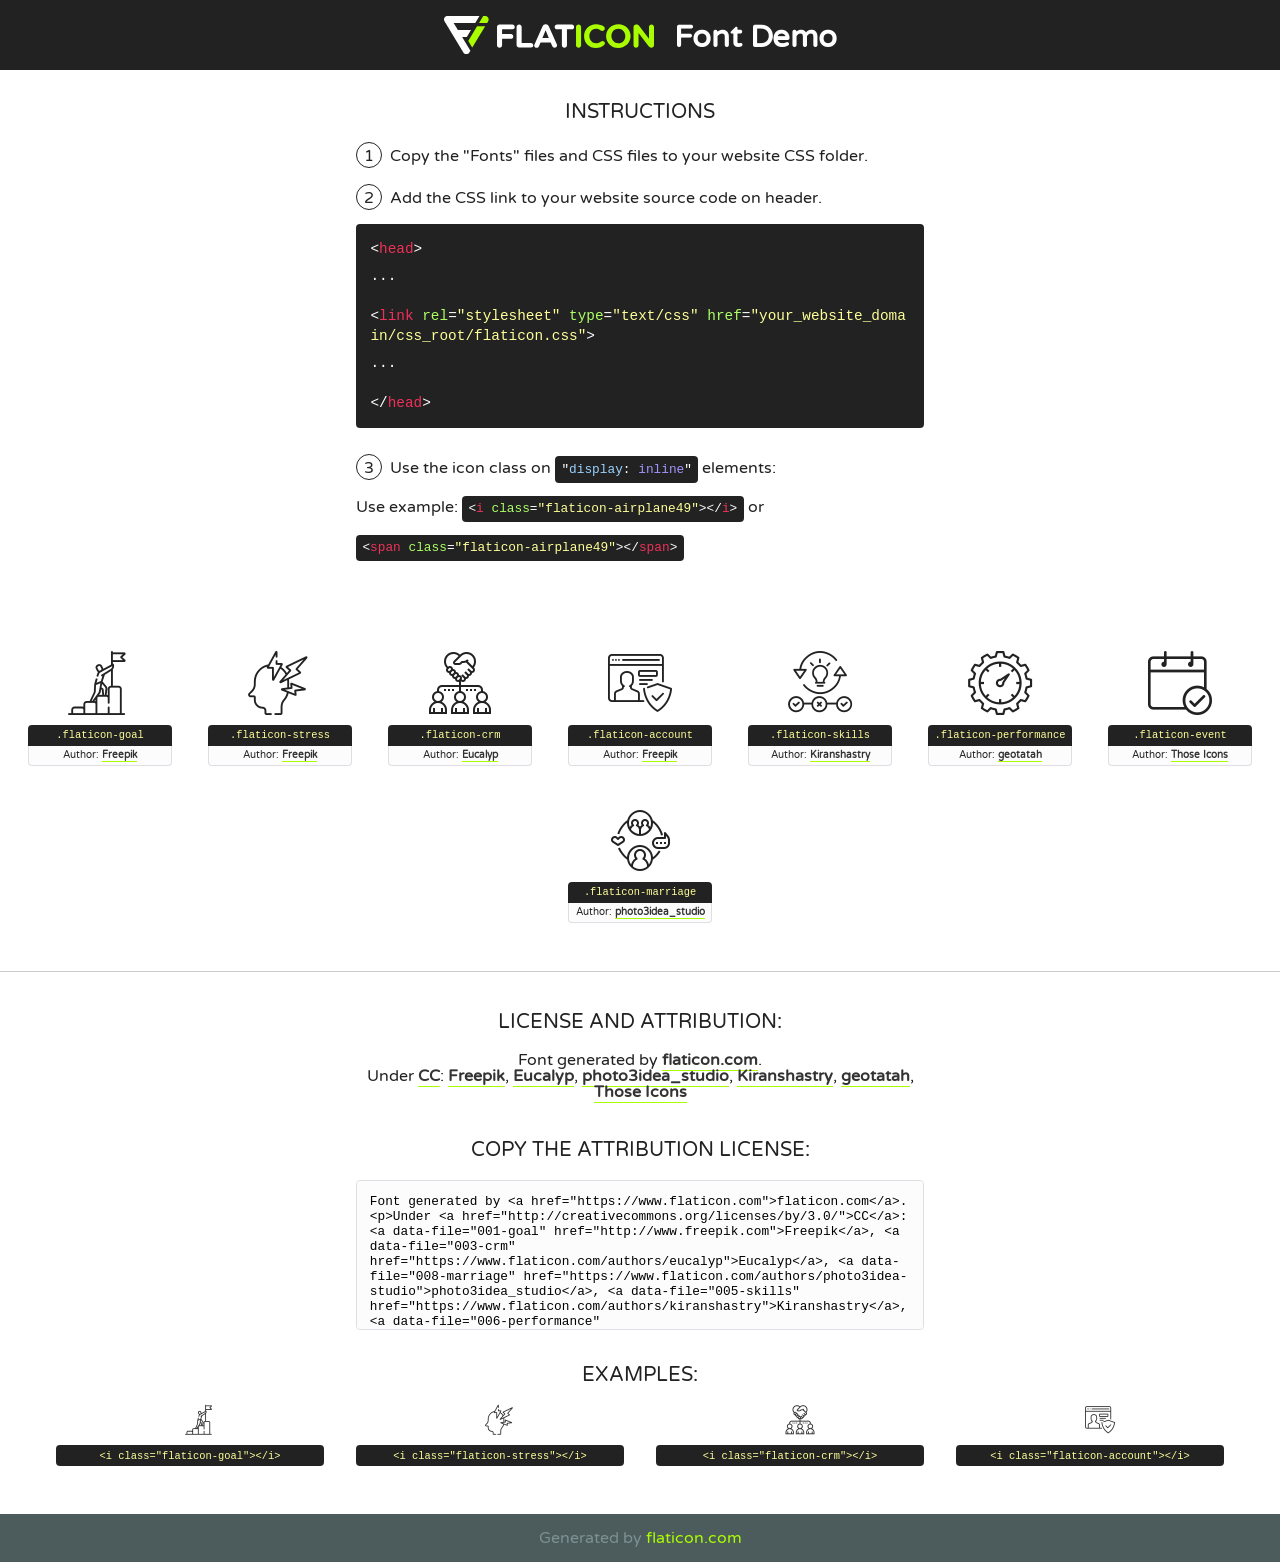
<file: fonts/flaticon/font/flaticon.html>
<!DOCTYPE html>
<!--
  Flaticon icon font: Flaticon
  Creation date: 10/02/2020 02:17
-->
<html>
<!DOCTYPE html>
<html>

<head>
    <title>Flaticon WebFont</title>
    <link href="http://fonts.googleapis.com/css?family=Varela+Round" rel="stylesheet" type="text/css" />
    <link rel="stylesheet" type="text/css" href="flaticon.css">
    <meta charset="UTF-8">
    <style>
    html, body, div, span, applet, object, iframe,
    h1, h2, h3, h4, h5, h6, p, blockquote, pre,
    a, abbr, acronym, address, big, cite, code,
    del, dfn, em, img, ins, kbd, q, s, samp,
    small, strike, strong, sub, sup, tt, var,
    b, u, i, center,
    dl, dt, dd, ol, ul, li,
    fieldset, form, label, legend,
    table, caption, tbody, tfoot, thead, tr, th, td,
    article, aside, canvas, details, embed, 
    figure, figcaption, footer, header, hgroup, 
    menu, nav, output, ruby, section, summary,
    time, mark, audio, video {
        margin: 0;
        padding: 0;
        border: 0;
        font-size: 100%;
        font: inherit;
        vertical-align: baseline;
    }
    /* HTML5 display-role reset for older browsers */
    article, aside, details, figcaption, figure, 
    footer, header, hgroup, menu, nav, section {
        display: block;
    }
    body {
        line-height: 1;
    }
    ol, ul {
        list-style: none;
    }
    blockquote, q {
        quotes: none;
    }
    blockquote:before, blockquote:after,
    q:before, q:after {
        content: '';
        content: none;
    }
    table {
        border-collapse: collapse;
        border-spacing: 0;
    }
    body {
        font-family: 'Varela Round', Helvetica, Arial, sans-serif;
        font-size: 16px;
        color: #222;
    }
    a {
        color: #333;
        border-bottom: 1px solid #a9fd00;
        font-weight: bold;
        text-decoration: none;
    }
    * {
        -moz-box-sizing: border-box;
        -webkit-box-sizing: border-box;
        box-sizing: border-box;
        margin: 0;
        padding: 0;
    }
    [class^="flaticon-"]:before, [class*=" flaticon-"]:before, [class^="flaticon-"]:after, [class*=" flaticon-"]:after {
        font-family: Flaticon;
        font-size: 30px;
        font-style: normal;
        margin-left: 20px;
        color: #333;
    }
    .wrapper {
        max-width: 600px;
        margin: auto;
        padding: 0 1em;
    }
    .title {
        font-size: 1.25em;
        text-align: center;
        margin-bottom: 1em;
        text-transform: uppercase;
    }
    header {
        text-align: center;
        background-color: #222;
        color: #fff;
        padding: 1em;
    }
    header .logo {
        width: 210px;
        height: 38px;
        display: inline-block;
        vertical-align: middle;
        margin-right: 1em;
        border: none;
    }
    header strong {
        font-size: 1.95em;
        font-weight: bold;
        vertical-align: middle;
        margin-top: 5px;
        display: inline-block;
    }
    .demo {
        margin: 2em auto;
        line-height: 1.25em;
    }
    .demo ul li {
        margin-bottom: 1em;
    }
    .demo ul li .num {
        color: #222;
        border-radius: 20px;
        display: inline-block;
        width: 26px;
        padding: 3px;
        height: 26px;
        text-align: center;
        margin-right: 0.5em;
        border: 1px solid #222;
    }
    .demo ul li code {
        background-color: #222;
        border-radius: 4px;
        padding: 0.25em 0.5em;
        display: inline-block;
        color: #fff;
        font-family: Consolas,Monaco,Lucida Console,Liberation Mono,DejaVu Sans Mono,Bitstream Vera Sans Mono,Courier New, monospace;
        font-weight: lighter;
        margin-top: 1em;
        font-size: 0.8em;
        word-break: break-all;
    }
    .demo ul li code.big {
        padding: 1em;
        font-size: 0.9em;
    }
    .demo ul li code .red {
        color: #EF3159;
    }
    .demo ul li code .green {
        color: #ACFF65;
    }
    .demo ul li code .yellow {
        color: #FFFF99;
    }
    .demo ul li code .blue {
        color: #99D3FF;
    }
    .demo ul li code .purple {
        color: #A295FF;
    }
    .demo ul li code .dots {
        margin-top: 0.5em;
        display: block;
    }
    #glyphs {
        border-bottom: 1px solid #ccc;
        padding: 2em 0;
        text-align: center;
    }
    .glyph {
        display: inline-block;
        width: 9em;
        margin: 1em;
        text-align: center;
        vertical-align: top;
        background: #FFF;
    }
    .glyph .glyph-icon {
        padding: 10px;
        display: block;
        font-family:"Flaticon";
        font-size: 64px;
        line-height: 1;
    }
    .glyph .glyph-icon:before {
        font-size: 64px;
        color: #222;
        margin-left: 0;
    }
    .class-name {
        font-size: 0.65em;
        background-color: #222;
        color: #fff;
        border-radius: 4px 4px 0 0;
        padding: 0.5em;
        color: #FFFF99;
        font-family: Consolas,Monaco,Lucida Console,Liberation Mono,DejaVu Sans Mono,Bitstream Vera Sans Mono,Courier New, monospace;
    }
    .author-name {
        font-size: 0.6em;
        background-color: #fcfcfd;
        border: 1px solid #DEDEE4;
        border-top: 0;
        border-radius: 0 0 4px 4px;
        padding: 0.5em;
    }
    .class-name:last-child {
        font-size: 10px;
        color:#888;
    }
    .class-name:last-child a {
        font-size: 10px;
        color:#555;
    }
    .class-name:last-child a:hover {
        color:#a9fd00;
    }
    .glyph > input {
        display: block;
        width: 100px;
        margin: 5px auto;
        text-align: center;
        font-size: 12px;
        cursor: text;
    }
    .glyph > input.icon-input {
        font-family:"Flaticon";
        font-size: 16px;
        margin-bottom: 10px;
    }
    .attribution .title {
        margin-top: 2em;
    }
    .attribution textarea {
        background-color: #fcfcfd;
        padding: 1em;
        border: none;
        box-shadow: none;
        border: 1px solid #DEDEE4;
        border-radius: 4px;
        resize: none;
        width: 100%;
        height: 150px;
        font-size: 0.8em;
        font-family: Consolas,Monaco,Lucida Console,Liberation Mono,DejaVu Sans Mono,Bitstream Vera Sans Mono,Courier New, monospace;
        -webkit-appearance: none;
    }
    .iconsuse {
        margin: 2em auto;
        text-align: center;
        max-width: 1200px;
    }
    .iconsuse:after {
        content: '';
        display: table;
        clear: both;
    }
    .iconsuse .image {
        float: left;
        width: 25%;
        padding: 0 1em;
    }
    .iconsuse .image p {
        margin-bottom: 1em;
    }
    .iconsuse .image span {
        display: block;
        font-size: 0.65em;
        background-color: #222;
        color: #fff;
        border-radius: 4px;
        padding: 0.5em;
        color: #FFFF99;
        margin-top: 1em;
        font-family: Consolas,Monaco,Lucida Console,Liberation Mono,DejaVu Sans Mono,Bitstream Vera Sans Mono,Courier New, monospace;
    }
    #footer {
        text-align: center;
        background-color: #4C5B5C;
        color: #7c9192;
        padding: 1em;
    }
    #footer a {
        border: none;
        color: #a9fd00;
        font-weight: normal;
    }
    @media (max-width: 960px) {
        .iconsuse .image {
            width: 50%;
        }
    }
    @media (max-width: 560px) {
        .iconsuse .image {
            width: 100%;
        }
    }
    </style>
</head>

<body class="characters-off">

    <header>
        <a href="https://www.flaticon.com" target="_blank" class="logo">
            <svg version="1.1" xmlns="http://www.w3.org/2000/svg" xmlns:xlink="http://www.w3.org/1999/xlink" xmlns:a="http://ns.adobe.com/AdobeSVGViewerExtensions/3.0/" viewBox="0 0 560.875 102.036" enable-background="new 0 0 560.875 102.036" xml:space="preserve">
                <defs>
                </defs>
                <g>
                    <g class="letters">
                        <path fill="#ffffff" d="M141.596,29.675c0-3.777,2.985-6.767,6.764-6.767h34.438c3.426,0,6.15,2.728,6.15,6.15
                        c0,3.43-2.724,6.149-6.15,6.149h-27.674v13.091h23.719c3.429,0,6.151,2.724,6.151,6.15c0,3.43-2.723,6.149-6.151,6.149h-23.719
                        v17.574c0,3.773-2.986,6.761-6.764,6.761c-3.779,0-6.764-2.989-6.764-6.761V29.675z"></path>
                        <path fill="#ffffff" d="M193.844,29.149c0-3.781,2.985-6.767,6.764-6.767c3.776,0,6.763,2.985,6.763,6.767v42.957h25.039
                        c3.426,0,6.149,2.726,6.149,6.153c0,3.425-2.723,6.15-6.149,6.15h-31.802c-3.779,0-6.764-2.986-6.764-6.768V29.149z"></path>
                        <path fill="#ffffff" d="M241.891,75.71l21.438-48.407c1.492-3.341,4.215-5.357,7.906-5.357h0.792
                        c3.686,0,6.323,2.017,7.815,5.357l21.439,48.407c0.436,0.967,0.701,1.845,0.701,2.723c0,3.602-2.809,6.501-6.414,6.501
                        c-3.161,0-5.269-1.845-6.499-4.655l-4.132-9.661h-27.059l-4.301,10.102c-1.144,2.631-3.426,4.214-6.237,4.214
                        c-3.517,0-6.24-2.81-6.24-6.325C241.1,77.64,241.451,76.677,241.891,75.71z M279.932,58.666l-8.521-20.297l-8.526,20.297H279.932
                        z"></path>
                        <path fill="#ffffff" d="M314.864,35.387H301.86c-3.429,0-6.239-2.813-6.239-6.238c0-3.429,2.811-6.24,6.239-6.24h39.533
                        c3.426,0,6.237,2.811,6.237,6.24c0,3.425-2.811,6.238-6.237,6.238h-13.001v42.785c0,3.773-2.99,6.761-6.764,6.761
                        c-3.779,0-6.764-2.989-6.764-6.761V35.387z"></path>
                        <path fill="#A9FD00" d="M352.615,29.149c0-3.781,2.985-6.767,6.767-6.767c3.774,0,6.761,2.985,6.761,6.767v49.024
                        c0,3.773-2.987,6.761-6.761,6.761c-3.781,0-6.767-2.989-6.767-6.761V29.149z"></path>
                        <path fill="#A9FD00" d="M374.132,53.836v-0.179c0-17.481,13.178-31.801,32.065-31.801c9.22,0,15.459,2.458,20.557,6.238
                        c1.402,1.054,2.637,2.985,2.637,5.357c0,3.692-2.985,6.59-6.681,6.59c-1.845,0-3.071-0.702-4.044-1.319
                        c-3.776-2.813-7.729-4.393-12.562-4.393c-10.364,0-17.831,8.611-17.831,19.154v0.173c0,10.542,7.291,19.329,17.831,19.329
                        c5.715,0,9.492-1.756,13.359-4.834c1.049-0.874,2.458-1.491,4.039-1.491c3.429,0,6.325,2.813,6.325,6.236
                        c0,2.106-1.056,3.78-2.282,4.834c-5.539,4.834-12.036,7.733-21.878,7.733C387.572,85.464,374.132,71.493,374.132,53.836z"></path>
                        <path fill="#A9FD00" d="M433.009,53.836v-0.179c0-17.481,13.79-31.801,32.766-31.801c18.981,0,32.592,14.143,32.592,31.628v0.173
                        c0,17.483-13.785,31.807-32.769,31.807C446.625,85.464,433.009,71.32,433.009,53.836z M484.224,53.836v-0.179
                        c0-10.539-7.725-19.326-18.626-19.326c-10.893,0-18.449,8.611-18.449,19.154v0.173c0,10.542,7.73,19.329,18.626,19.329
                        C476.676,72.986,484.224,64.378,484.224,53.836z"></path>
                        <path fill="#A9FD00" d="M506.233,29.321c0-3.774,2.99-6.763,6.767-6.763h1.401c3.252,0,5.183,1.583,7.029,3.953l26.093,34.265
                        V29.059c0-3.692,2.99-6.677,6.681-6.677c3.683,0,6.671,2.985,6.671,6.677v48.934c0,3.78-2.987,6.765-6.764,6.765h-0.436
                        c-3.257,0-5.188-1.581-7.034-3.953l-27.056-35.492v32.944c0,3.687-2.985,6.676-6.678,6.676c-3.683,0-6.673-2.989-6.673-6.676
                        V29.321z"></path>
                    </g>
                    <g class="insignia">
                        <path fill="#ffffff" d="M48.372,56.137h12.517l11.156-18.537H37.186L25.688,18.539h57.825L94.668,0H9.271
                        C5.925,0,2.842,1.801,1.198,4.716c-1.644,2.907-1.593,6.482,0.134,9.343l50.38,83.501c1.678,2.781,4.689,4.476,7.938,4.476
                        c3.246,0,6.257-1.695,7.935-4.476l2.898-4.804L48.372,56.137z"></path>
                        <g class="i">
                            <path fill="#A9FD00" d="M93.575,18.539h0.031v0.004l21.652,0.004l2.705-4.488c1.727-2.861,1.778-6.436,0.133-9.343
                            C116.454,1.801,113.371,0,110.026,0h-5.294L93.575,18.539z"></path>
                            <polygon fill="#A9FD00" points="88.291,27.356 64.725,66.486 75.519,84.404 109.942,27.356"></polygon>
                        </g>
                    </g>
                </g>
            </svg>
        </a>
        <strong>Font Demo</strong>
    </header>


    <section class="demo wrapper">

        <p class="title">Instructions</p>

        <ul>
            <li>
                <span class="num">1</span>Copy the "Fonts" files and CSS files to your website CSS folder.
            </li>
            <li>
                <span class="num">2</span>Add the CSS link to your website source code on header.
                <code class="big">
                    &lt;<span class="red">head</span>&gt;
                    <br/><span class="dots">...</span>
                    <br/>&lt;<span class="red">link</span> <span class="green">rel</span>=<span class="yellow">"stylesheet"</span> <span class="green">type</span>=<span class="yellow">"text/css"</span> <span class="green">href</span>=<span class="yellow">"your_website_domain/css_root/flaticon.css"</span>&gt;
                    <br/><span class="dots">...</span>
                    <br/>&lt;/<span class="red">head</span>&gt;
                </code>
            </li>

            <li>
                <p>
                    <span class="num">3</span>Use the icon class on <code>"<span class="blue">display</span>:<span class="purple"> inline</span>"</code> elements:
                    <br />
                    Use example: <code>&lt;<span class="red">i</span> <span class="green">class</span>=<span class="yellow">&quot;flaticon-airplane49&quot;</span>&gt;&lt;/<span class="red">i</span>&gt;</code> or <code>&lt;<span class="red">span</span> <span class="green">class</span>=<span class="yellow">&quot;flaticon-airplane49&quot;</span>&gt;&lt;/<span class="red">span</span>&gt;</code>
            </li>
        </ul>

    </section>




   <section id="glyphs">          
    
      
        <div class="glyph"><div class="glyph-icon flaticon-goal"></div>
            <div class="class-name">.flaticon-goal</div>
            <div class="author-name">Author: <a data-file="001-goal" href="http://www.freepik.com">Freepik</a> </div> 
        </div>        
        
        <div class="glyph"><div class="glyph-icon flaticon-stress"></div>
            <div class="class-name">.flaticon-stress</div>
            <div class="author-name">Author: <a data-file="002-stress" href="http://www.freepik.com">Freepik</a> </div> 
        </div>        
        
        <div class="glyph"><div class="glyph-icon flaticon-crm"></div>
            <div class="class-name">.flaticon-crm</div>
            <div class="author-name">Author: <a data-file="003-crm" href="https://www.flaticon.com/authors/eucalyp">Eucalyp</a> </div> 
        </div>        
        
        <div class="glyph"><div class="glyph-icon flaticon-account"></div>
            <div class="class-name">.flaticon-account</div>
            <div class="author-name">Author: <a data-file="004-account" href="http://www.freepik.com">Freepik</a> </div> 
        </div>        
        
        <div class="glyph"><div class="glyph-icon flaticon-skills"></div>
            <div class="class-name">.flaticon-skills</div>
            <div class="author-name">Author: <a data-file="005-skills" href="https://www.flaticon.com/authors/kiranshastry">Kiranshastry</a> </div> 
        </div>        
        
        <div class="glyph"><div class="glyph-icon flaticon-performance"></div>
            <div class="class-name">.flaticon-performance</div>
            <div class="author-name">Author: <a data-file="006-performance" href="https://www.flaticon.com/authors/geotatah">geotatah</a> </div> 
        </div>        
        
        <div class="glyph"><div class="glyph-icon flaticon-event"></div>
            <div class="class-name">.flaticon-event</div>
            <div class="author-name">Author: <a data-file="007-event" href="https://www.flaticon.com/authors/those-icons">Those Icons</a> </div> 
        </div>        
        
        <div class="glyph"><div class="glyph-icon flaticon-marriage"></div>
            <div class="class-name">.flaticon-marriage</div>
            <div class="author-name">Author: <a data-file="008-marriage" href="https://www.flaticon.com/authors/photo3idea-studio">photo3idea_studio</a> </div> 
        </div>        
        

    </section>



    <section class="attribution wrapper"   style="text-align:center;">

      <div class="title">License and attribution:</div><div class="attrDiv">Font generated by <a href="https://www.flaticon.com">flaticon.com</a>. <div><p>Under <a href="http://creativecommons.org/licenses/by/3.0/">CC</a>: <a data-file="001-goal" href="http://www.freepik.com">Freepik</a>, <a data-file="003-crm" href="https://www.flaticon.com/authors/eucalyp">Eucalyp</a>, <a data-file="008-marriage" href="https://www.flaticon.com/authors/photo3idea-studio">photo3idea_studio</a>, <a data-file="005-skills" href="https://www.flaticon.com/authors/kiranshastry">Kiranshastry</a>, <a data-file="006-performance" href="https://www.flaticon.com/authors/geotatah">geotatah</a>, <a data-file="007-event" href="https://www.flaticon.com/authors/those-icons">Those Icons</a></p>  </div>
      </div>
      <div class="title">Copy the Attribution License:</div>

    <textarea onclick="this.focus();this.select();">Font generated by &lt;a href=&quot;https://www.flaticon.com&quot;&gt;flaticon.com&lt;/a&gt;. <p>Under <a href="http://creativecommons.org/licenses/by/3.0/">CC</a>: <a data-file="001-goal" href="http://www.freepik.com">Freepik</a>, <a data-file="003-crm" href="https://www.flaticon.com/authors/eucalyp">Eucalyp</a>, <a data-file="008-marriage" href="https://www.flaticon.com/authors/photo3idea-studio">photo3idea_studio</a>, <a data-file="005-skills" href="https://www.flaticon.com/authors/kiranshastry">Kiranshastry</a>, <a data-file="006-performance" href="https://www.flaticon.com/authors/geotatah">geotatah</a>, <a data-file="007-event" href="https://www.flaticon.com/authors/those-icons">Those Icons</a></p>  
     </textarea>

    </section>

    <section class="iconsuse">

          <div class="title">Examples:</div>            
             
            <div class="image">
                <p>
                    <i class="glyph-icon flaticon-goal"></i> 
                    <span>&lt;i class=&quot;flaticon-goal&quot;&gt;&lt;/i&gt;</span>
                </p>
            </div>
            
            <div class="image">
                <p>
                    <i class="glyph-icon flaticon-stress"></i> 
                    <span>&lt;i class=&quot;flaticon-stress&quot;&gt;&lt;/i&gt;</span>
                </p>
            </div>
            
            <div class="image">
                <p>
                    <i class="glyph-icon flaticon-crm"></i> 
                    <span>&lt;i class=&quot;flaticon-crm&quot;&gt;&lt;/i&gt;</span>
                </p>
            </div>
            
            <div class="image">
                <p>
                    <i class="glyph-icon flaticon-account"></i> 
                    <span>&lt;i class=&quot;flaticon-account&quot;&gt;&lt;/i&gt;</span>
                </p>
            </div>
                       
        </div>
                            
    </section>

<div id="footer">
    <div>Generated by <a href="https://www.flaticon.com">flaticon.com</a>
    </div>
</div>



</body>
</html>
</file>
<file: fonts/flaticon/font/flaticon.css>
/*
  	Flaticon icon font: Flaticon
  	Creation date: 10/02/2020 02:17
  	*/

@font-face {
  font-family: "Flaticon";
  src: url("./Flaticon.eot");
  src: url("./Flaticon.eot?#iefix") format("embedded-opentype"),
       url("./Flaticon.woff2") format("woff2"),
       url("./Flaticon.woff") format("woff"),
       url("./Flaticon.ttf") format("truetype"),
       url("./Flaticon.svg#Flaticon") format("svg");
  font-weight: normal;
  font-style: normal;
}

@media screen and (-webkit-min-device-pixel-ratio:0) {
  @font-face {
    font-family: "Flaticon";
    src: url("./Flaticon.svg#Flaticon") format("svg");
  }
}

[class^="flaticon-"]:before, [class*=" flaticon-"]:before,
[class^="flaticon-"]:after, [class*=" flaticon-"]:after {   
  font-family: Flaticon;
        font-size: 20px;
font-style: normal;
margin-left: 20px;
}

.flaticon-goal:before { content: "\f100"; }
.flaticon-stress:before { content: "\f101"; }
.flaticon-crm:before { content: "\f102"; }
.flaticon-account:before { content: "\f103"; }
.flaticon-skills:before { content: "\f104"; }
.flaticon-performance:before { content: "\f105"; }
.flaticon-event:before { content: "\f106"; }
.flaticon-marriage:before { content: "\f107"; }
</file>
